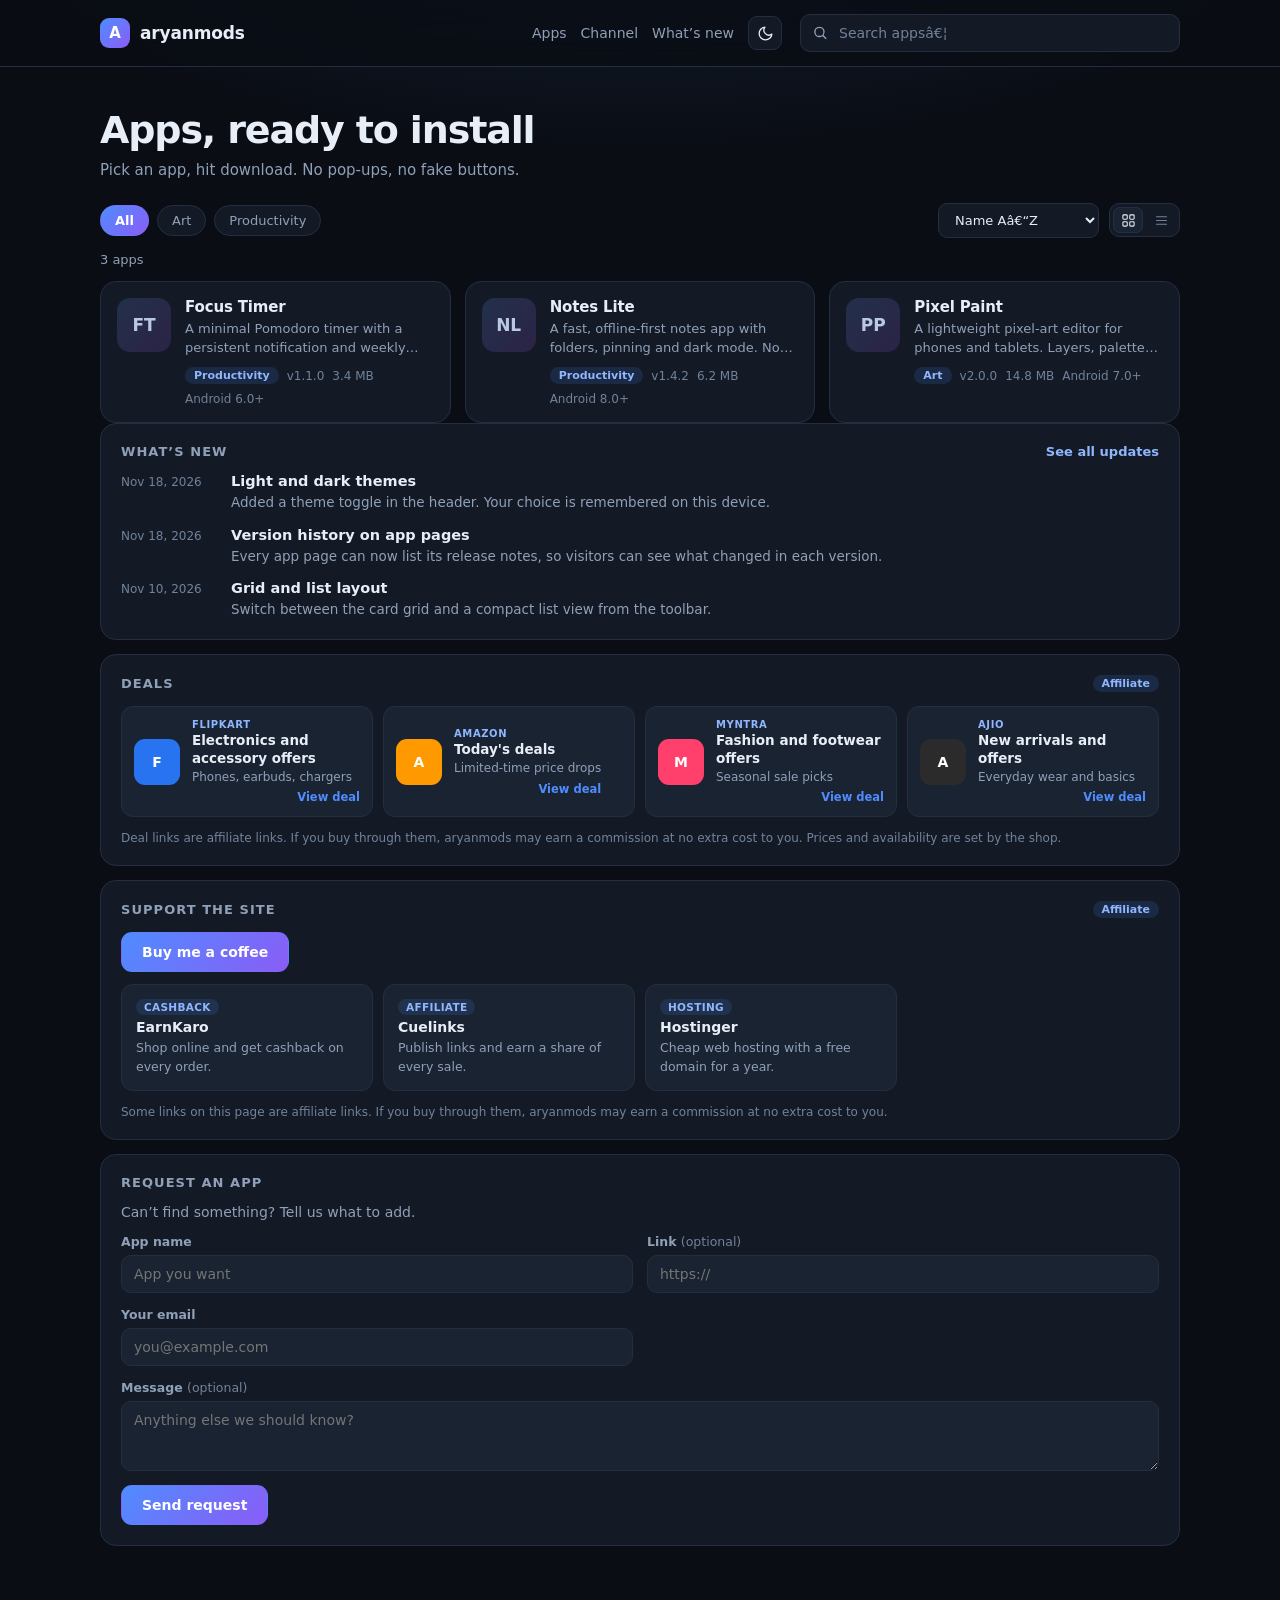
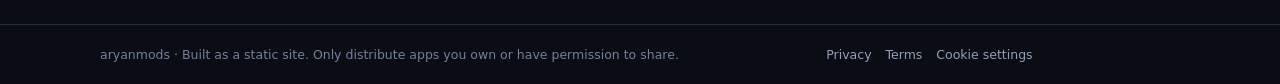
<file: index.html>
<!doctype html>
<html lang="en" data-theme="dark">
<head>
<meta charset="utf-8">
<meta name="viewport" content="width=device-width, initial-scale=1">
<title>aryanmods â€” App Downloads</title>
<meta name="description" content="Browse and download Android apps from aryanmods.">
<meta property="og:title" content="aryanmods â€” App Downloads">
<meta property="og:description" content="Browse and download Android apps from aryanmods.">
<meta property="og:type" content="website">
<meta name="theme-color" content="#0a0d14">
<link rel="icon" href="assets/favicon.svg" type="image/svg+xml">
<script src="data/site.js"></script>
<script>
  (function () {
    try {
      var t = localStorage.getItem('av-theme');
      if (t) document.documentElement.dataset.theme = t;
    } catch (e) {}
  })();
</script>
<link rel="stylesheet" href="assets/style.css">
</head>
<body>

<header class="site-header">
  <div class="wrap header-inner">
    <a class="brand" href="index.html">
      <span class="brand-mark" data-site-mark>A</span>
      <span data-site-name>aryanmods</span>
    </a>

    <nav class="header-nav">
      <a href="index.html">Apps</a>
      <a href="channel.html">Channel</a>
      <a href="changelog.html">What&rsquo;s new</a>
      <button id="themeToggle" class="icon-btn" type="button" aria-label="Toggle light and dark theme" title="Toggle theme">
        <svg class="i-moon" viewBox="0 0 24 24" aria-hidden="true"><path d="M21 12.8A9 9 0 1 1 11.2 3a7 7 0 0 0 9.8 9.8Z"/></svg>
        <svg class="i-sun" viewBox="0 0 24 24" aria-hidden="true"><path d="M12 17a5 5 0 1 0 0-10 5 5 0 0 0 0 10Zm0-13v2m0 12v2M4 12H2m20 0h-2M5.6 5.6 4.2 4.2m15.6 15.6-1.4-1.4m0-12.8 1.4-1.4M4.2 19.8l1.4-1.4"/></svg>
      </button>
    </nav>

    <div class="search-wrap">
      <svg viewBox="0 0 24 24" aria-hidden="true"><path d="M10.5 3a7.5 7.5 0 0 1 5.9 12.1l4.3 4.3-1.4 1.4-4.3-4.3A7.5 7.5 0 1 1 10.5 3Zm0 2a5.5 5.5 0 1 0 0 11 5.5 5.5 0 0 0 0-11Z"/></svg>
      <input id="search" type="search" placeholder="Search appsâ€¦" autocomplete="off" aria-label="Search apps">
    </div>
  </div>
</header>

<main class="wrap">
  <section class="hero">
    <h1 data-site-hero-title>Apps, ready to install</h1>
    <p data-site-hero-subtitle>Pick an app, hit download. No pop-ups, no fake buttons.</p>
  </section>

  <div class="toolbar">
    <div id="chips" class="chips" role="group" aria-label="Filter by category"></div>
    <div class="toolbar-right">
      <select id="sort" class="sort" aria-label="Sort apps">
        <option value="name">Name Aâ€“Z</option>
        <option value="updated">Recently updated</option>
      </select>
      <div class="view-toggle" role="group" aria-label="Layout">
        <button type="button" class="vt-btn is-active" data-view="grid" title="Grid view" aria-label="Grid view">
          <svg viewBox="0 0 24 24" aria-hidden="true"><rect x="3" y="3" width="7" height="7" rx="1.5"/><rect x="14" y="3" width="7" height="7" rx="1.5"/><rect x="3" y="14" width="7" height="7" rx="1.5"/><rect x="14" y="14" width="7" height="7" rx="1.5"/></svg>
        </button>
        <button type="button" class="vt-btn" data-view="list" title="List view" aria-label="List view">
          <svg viewBox="0 0 24 24" aria-hidden="true"><path d="M4 6h16M4 12h16M4 18h16"/></svg>
        </button>
      </div>
    </div>
  </div>

  <p id="count" class="count"></p>
  <div id="grid" class="grid"></div>

  <div id="empty" class="empty" hidden>
    <h2>Nothing here</h2>
    <p>Try a different search or category.</p>
  </div>

  <section class="panel updates-panel">
    <div class="panel-head">
      <h2>What&rsquo;s new</h2>
      <a class="link" href="changelog.html">See all updates</a>
    </div>
    <ul id="latestUpdates" class="updates"></ul>
  </section>

  <section class="panel" id="deals" hidden>
    <div class="panel-head">
      <h2 id="dealsTitle">Deals</h2>
      <span class="pill">Affiliate</span>
    </div>
    <div id="dealsGrid" class="deals"></div>
    <p id="dealsDisclosure" class="fineprint" hidden></p>
  </section>

  <section class="panel" id="telegram" hidden>
    <div class="panel-head">
      <h2>New apps on Telegram</h2>
      <span class="pill">Channel</span>
    </div>
    <p class="muted">Releases are posted to the channel first. No spam, no re-uploads.</p>
    <p class="tg-actions">
      <a class="btn btn-primary" data-telegram-link href="#" target="_blank" rel="noopener noreferrer">Join on Telegram</a>
    </p>
  </section>

  <aside class="ad-slot" data-ad-slot="homeFeed" aria-label="Advertisement" hidden>
    <span class="ad-label">Advertisement</span>
    <div class="ad-body"></div>
  </aside>

  <section class="panel" id="support">
    <div class="panel-head">
      <h2>Support the site</h2>
      <span class="pill" id="offerBadge" hidden>Affiliate</span>
    </div>
    <div id="supportButtons" class="downloads"></div>
    <div id="offerGrid" class="offers"></div>
    <p id="offerDisclosure" class="fineprint" hidden></p>
  </section>

  <section class="panel" id="request">
    <h2>Request an app</h2>
    <p class="muted">Can&rsquo;t find something? Tell us what to add.</p>
    <form id="requestForm" class="form-grid" novalidate>
      <div class="field">
        <label for="reqName">App name</label>
        <input id="reqName" name="name" type="text" placeholder="App you want" required>
      </div>
      <div class="field">
        <label for="reqLink">Link <span class="opt">(optional)</span></label>
        <input id="reqLink" name="link" type="url" placeholder="https://">
      </div>
      <div class="field">
        <label for="reqEmail">Your email</label>
        <input id="reqEmail" name="email" type="email" placeholder="you@example.com" required>
      </div>
      <div class="field field-wide">
        <label for="reqMessage">Message <span class="opt">(optional)</span></label>
        <textarea id="reqMessage" name="message" rows="3" placeholder="Anything else we should know?"></textarea>
      </div>
      <div class="field field-wide form-actions">
        <button class="btn btn-primary" type="submit">Send request</button>
        <span id="requestStatus" class="status" role="status"></span>
      </div>
    </form>
  </section>
</main>

<footer class="site-footer">
  <div class="wrap footer-inner">
    <p data-site-footer>aryanmods Â· Built as a static site.</p>
    <nav class="footer-links">
      <a href="privacy.html">Privacy</a>
      <a href="terms.html">Terms</a>
      <button type="button" data-cookie-settings>Cookie settings</button>
    </nav>
    <nav id="socials" class="socials"></nav>
  </div>
</footer>

<script src="data/apps.js"></script>
<script src="data/updates.js"></script>
<script src="data/affiliates.js"></script>
<script src="data/deals.js"></script>
<script src="data/ads.config.js"></script>
<script src="assets/consent.js"></script>
<script src="assets/ads.js"></script>
<script src="assets/app.js"></script>
</body>
</html>
</file>
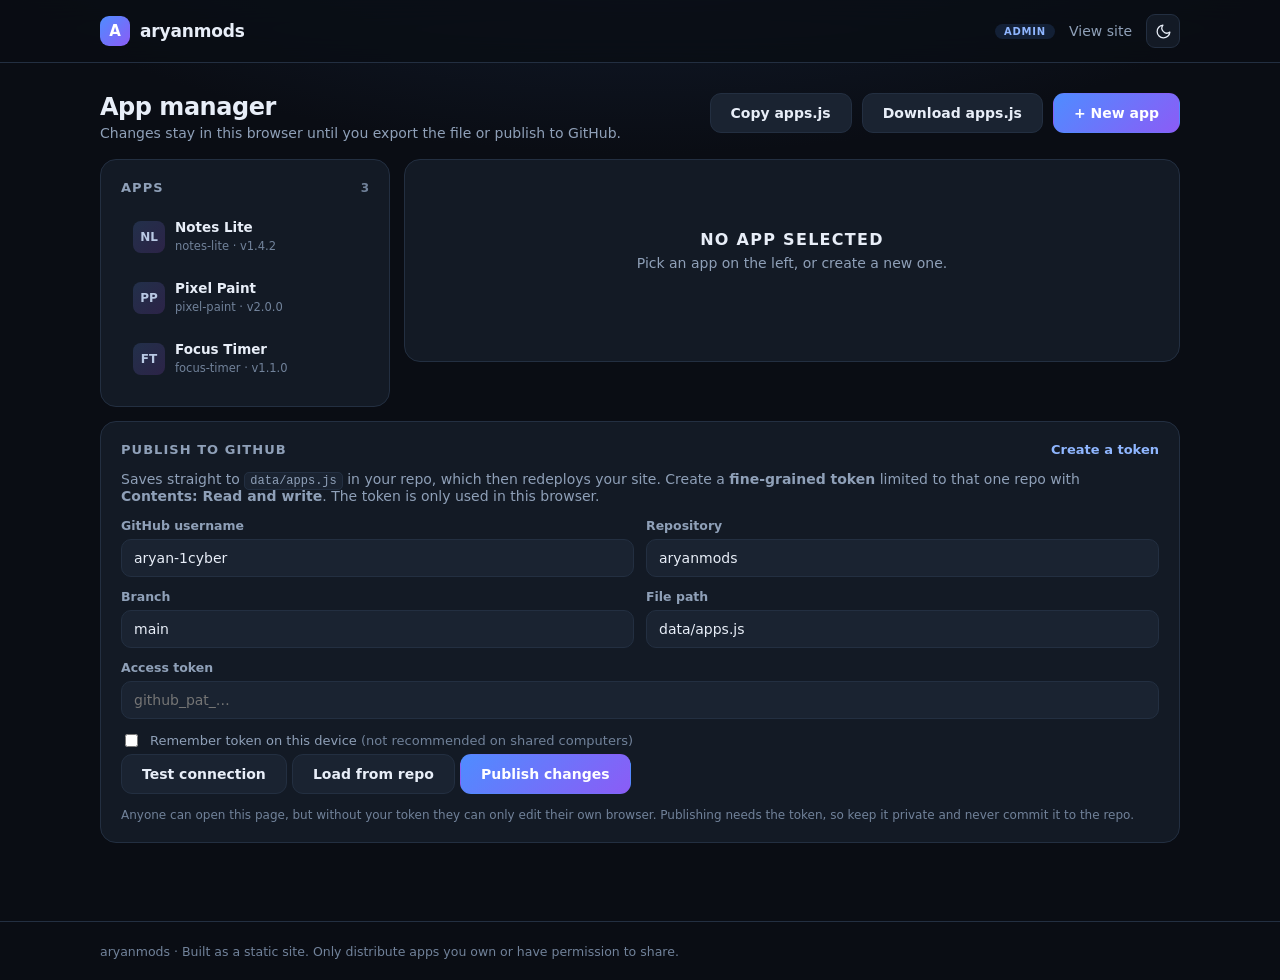
<file: admin.html>
<!doctype html>
<html lang="en" data-theme="dark">
<head>
<meta charset="utf-8">
<meta name="viewport" content="width=device-width, initial-scale=1">
<meta name="robots" content="noindex, nofollow">
<title>Admin — aryanmods</title>
<link rel="icon" href="assets/favicon.svg" type="image/svg+xml">
<script src="data/site.js"></script>
<script>
  (function () {
    try {
      var t = localStorage.getItem('av-theme');
      if (t) document.documentElement.dataset.theme = t;
    } catch (e) {}
  })();
</script>
<link rel="stylesheet" href="assets/style.css">
<link rel="stylesheet" href="assets/admin.css">
</head>
<body>

<header class="site-header">
  <div class="wrap header-inner">
    <a class="brand" href="index.html">
      <span class="brand-mark" data-site-mark>A</span>
      <span data-site-name>aryanmods</span>
    </a>
    <nav class="header-nav">
      <span class="pill admin-pill">Admin</span>
      <a href="index.html">View site</a>
      <button id="themeToggle" class="icon-btn" type="button" aria-label="Toggle light and dark theme" title="Toggle theme">
        <svg class="i-moon" viewBox="0 0 24 24" aria-hidden="true"><path d="M21 12.8A9 9 0 1 1 11.2 3a7 7 0 0 0 9.8 9.8Z"/></svg>
        <svg class="i-sun" viewBox="0 0 24 24" aria-hidden="true"><path d="M12 17a5 5 0 1 0 0-10 5 5 0 0 0 0 10Zm0-13v2m0 12v2M4 12H2m20 0h-2M5.6 5.6 4.2 4.2m15.6 15.6-1.4-1.4m0-12.8 1.4-1.4M4.2 19.8l1.4-1.4"/></svg>
      </button>
    </nav>
  </div>
</header>

<main class="wrap admin-main">
  <div class="admin-head">
    <div>
      <h1>App manager</h1>
      <p class="muted">Changes stay in this browser until you export the file or publish to GitHub.</p>
    </div>
    <div class="admin-actions">
      <button class="btn" id="copyBtn" type="button">Copy apps.js</button>
      <button class="btn" id="downloadBtn" type="button">Download apps.js</button>
      <button class="btn btn-primary" id="newBtn" type="button">+ New app</button>
    </div>
  </div>

  <p id="draftNote" class="draft-note" hidden>
    Restored unpublished changes from this browser.
    <button class="link-btn" id="resetDraft" type="button">Reset to site data</button>
  </p>

  <div class="admin-grid">
    <aside class="panel admin-list">
      <h2>Apps <span id="appCount" class="dim-note"></span></h2>
      <ul id="adminApps" class="admin-items"></ul>
    </aside>

    <section class="panel">
      <div id="editorEmpty" class="empty small">
        <h2>No app selected</h2>
        <p>Pick an app on the left, or create a new one.</p>
      </div>

      <form id="appForm" hidden>
        <div class="form-grid">
          <div class="field">
            <label for="fName">Name</label>
            <input id="fName" name="name" type="text" placeholder="My App" required>
          </div>
          <div class="field">
            <label for="fId">ID <span class="opt">(URL slug)</span></label>
            <input id="fId" name="id" type="text" placeholder="my-app" spellcheck="false" required>
          </div>
          <div class="field">
            <label for="fCategory">Category</label>
            <input id="fCategory" name="category" type="text" list="catList" placeholder="Tools">
            <datalist id="catList"></datalist>
          </div>
          <div class="field">
            <label for="fVersion">Version</label>
            <input id="fVersion" name="version" type="text" placeholder="1.0.0">
          </div>
          <div class="field">
            <label for="fSize">Size</label>
            <input id="fSize" name="size" type="text" placeholder="12 MB">
          </div>
          <div class="field">
            <label for="fUpdated">Updated</label>
            <input id="fUpdated" name="updated" type="date">
          </div>
          <div class="field">
            <label for="fDeveloper">Developer</label>
            <input id="fDeveloper" name="developer" type="text" placeholder="aryanmods">
          </div>
          <div class="field">
            <label for="fRequires">Requires</label>
            <input id="fRequires" name="requires" type="text" placeholder="Android 8.0+">
          </div>
          <div class="field field-wide">
            <label for="fIcon">Icon path <span class="opt">(leave empty for initials)</span></label>
            <input id="fIcon" name="icon" type="text" placeholder="icons/my-app.png" spellcheck="false">
          </div>
          <div class="field field-wide">
            <label for="fDescription">Description</label>
            <textarea id="fDescription" name="description" rows="3" placeholder="What the app does."></textarea>
          </div>
          <div class="field field-wide">
            <label for="fScreenshots">Screenshots <span class="opt">(one path per line)</span></label>
            <textarea id="fScreenshots" name="screenshots" rows="2" placeholder="shots/1.png&#10;shots/2.png" spellcheck="false"></textarea>
          </div>
        </div>

        <h3 class="sub">Download links</h3>
        <div id="downloadsList" class="repeat-list"></div>
        <button class="btn btn-sm" id="addDownload" type="button">+ Add link</button>

        <h3 class="sub">Version history</h3>
        <div id="releasesList" class="repeat-list"></div>
        <button class="btn btn-sm" id="addRelease" type="button">+ Add release</button>

        <div class="form-actions">
          <button class="btn btn-primary" type="submit">Save app</button>
          <button class="btn" id="duplicateBtn" type="button">Duplicate</button>
          <button class="btn btn-danger" id="deleteBtn" type="button">Delete</button>
          <span id="formStatus" class="status" role="status"></span>
        </div>
      </form>
    </section>
  </div>

  <section class="panel" id="publish">
    <div class="panel-head">
      <h2>Publish to GitHub</h2>
      <a class="link" href="https://github.com/settings/personal-access-tokens/new" target="_blank" rel="noopener noreferrer">Create a token</a>
    </div>

    <p class="muted">
      Saves straight to <code>data/apps.js</code> in your repo, which then redeploys your site.
      Create a <strong>fine-grained token</strong> limited to that one repo with
      <strong>Contents: Read and write</strong>. The token is only used in this browser.
    </p>

    <div class="gh-grid">
      <div class="field">
        <label for="ghOwner">GitHub username</label>
        <input id="ghOwner" type="text" placeholder="yourname" value="aryan-1cyber" spellcheck="false">
      </div>
      <div class="field">
        <label for="ghRepo">Repository</label>
        <input id="ghRepo" type="text" placeholder="apk-site" value="aryanmods" spellcheck="false">
      </div>
      <div class="field">
        <label for="ghBranch">Branch</label>
        <input id="ghBranch" type="text" value="main" spellcheck="false">
      </div>
      <div class="field">
        <label for="ghPath">File path</label>
        <input id="ghPath" type="text" value="data/apps.js" spellcheck="false">
      </div>
      <div class="field field-wide">
        <label for="ghToken">Access token</label>
        <input id="ghToken" type="password" placeholder="github_pat_…" autocomplete="off">
      </div>
    </div>

    <label class="check-row">
      <input id="ghRemember" type="checkbox">
      <span>Remember token on this device <span class="opt">(not recommended on shared computers)</span></span>
    </label>

    <div class="form-actions">
      <button class="btn" id="ghTest" type="button">Test connection</button>
      <button class="btn" id="ghLoad" type="button">Load from repo</button>
      <button class="btn btn-primary" id="ghPublish" type="button">Publish changes</button>
      <span id="ghStatus" class="status" role="status"></span>
    </div>

    <p class="fineprint">
      Anyone can open this page, but without your token they can only edit their own browser.
      Publishing needs the token, so keep it private and never commit it to the repo.
    </p>
  </section>
</main>

<footer class="site-footer">
  <div class="wrap footer-inner">
    <p data-site-footer>aryanmods · Built as a static site.</p>
  </div>
</footer>

<script src="data/apps.js"></script>
<script src="assets/admin.js"></script>
</body>
</html>
</file>
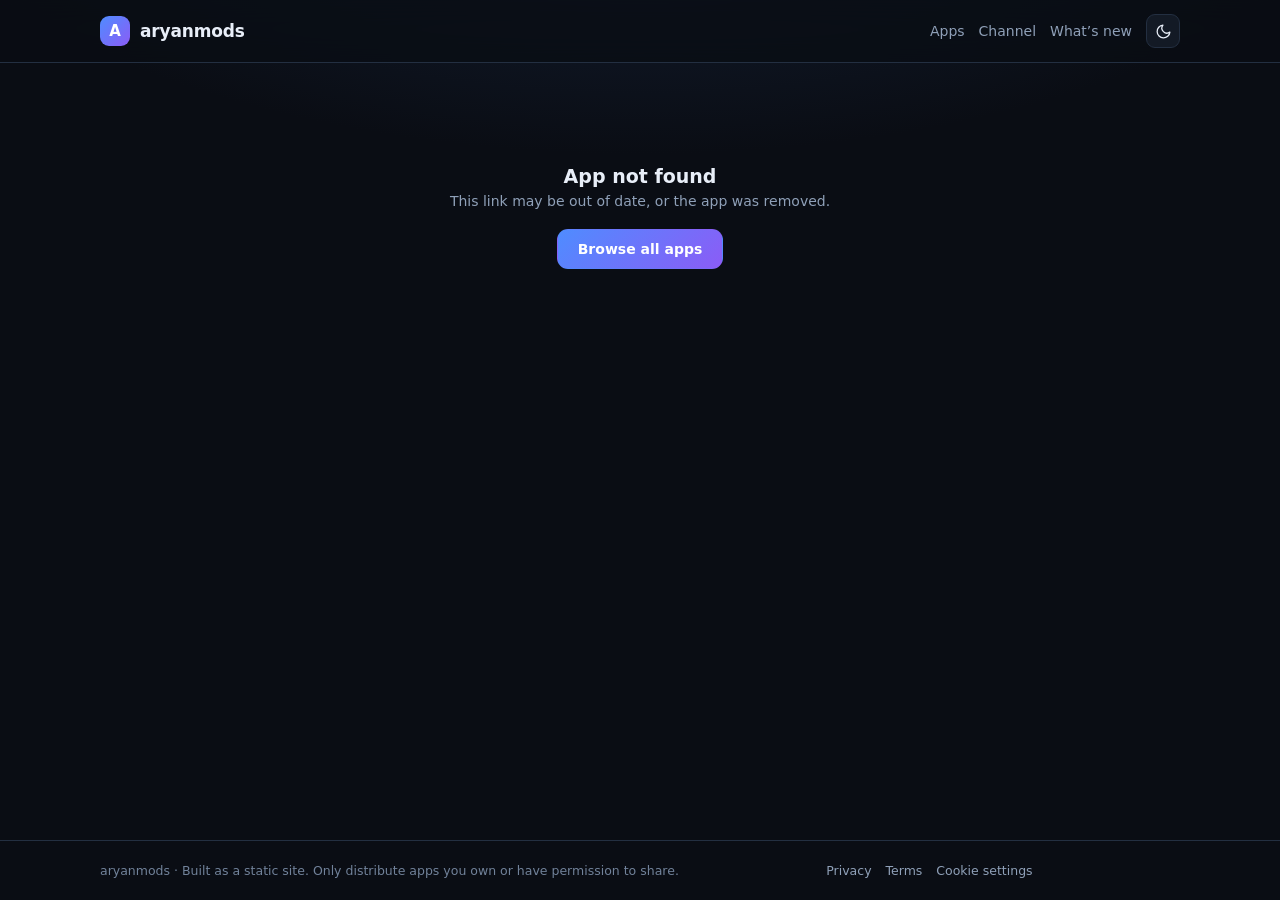
<file: app.html>
<!doctype html>
<html lang="en" data-theme="dark">
<head>
<meta charset="utf-8">
<meta name="viewport" content="width=device-width, initial-scale=1">
<title>App â€” aryanmods</title>
<meta name="description" content="App details and download from aryanmods.">
<meta property="og:type" content="website">
<meta name="theme-color" content="#0a0d14">
<link rel="icon" href="assets/favicon.svg" type="image/svg+xml">
<script src="data/site.js"></script>
<script>
  (function () {
    try {
      var t = localStorage.getItem('av-theme');
      if (t) document.documentElement.dataset.theme = t;
    } catch (e) {}
  })();
</script>
<link rel="stylesheet" href="assets/style.css">
</head>
<body>

<header class="site-header">
  <div class="wrap header-inner">
    <a class="brand" href="index.html">
      <span class="brand-mark" data-site-mark>A</span>
      <span data-site-name>aryanmods</span>
    </a>

    <nav class="header-nav">
      <a href="index.html">Apps</a>
      <a href="channel.html">Channel</a>
      <a href="changelog.html">What&rsquo;s new</a>
      <button id="themeToggle" class="icon-btn" type="button" aria-label="Toggle light and dark theme" title="Toggle theme">
        <svg class="i-moon" viewBox="0 0 24 24" aria-hidden="true"><path d="M21 12.8A9 9 0 1 1 11.2 3a7 7 0 0 0 9.8 9.8Z"/></svg>
        <svg class="i-sun" viewBox="0 0 24 24" aria-hidden="true"><path d="M12 17a5 5 0 1 0 0-10 5 5 0 0 0 0 10Zm0-13v2m0 12v2M4 12H2m20 0h-2M5.6 5.6 4.2 4.2m15.6 15.6-1.4-1.4m0-12.8 1.4-1.4M4.2 19.8l1.4-1.4"/></svg>
      </button>
    </nav>
  </div>
</header>

<main class="wrap">
  <div id="detail" class="detail"></div>

  <p class="tg-hint" data-telegram-hint hidden>New versions are announced on our <a href="#">Telegram channel</a>.</p>

  <aside class="ad-slot" data-ad-slot="appDetail" aria-label="Advertisement" hidden>
    <span class="ad-label">Advertisement</span>
    <div class="ad-body"></div>
  </aside>
</main>

<footer class="site-footer">
  <div class="wrap footer-inner">
    <p data-site-footer>aryanmods Â· Built as a static site.</p>
    <nav class="footer-links">
      <a href="privacy.html">Privacy</a>
      <a href="terms.html">Terms</a>
      <button type="button" data-cookie-settings>Cookie settings</button>
    </nav>
    <nav id="socials" class="socials"></nav>
  </div>
</footer>

<script src="data/apps.js"></script>
<script src="data/updates.js"></script>
<script src="data/ads.config.js"></script>
<script src="assets/consent.js"></script>
<script src="assets/ads.js"></script>
<script src="assets/app.js"></script>
</body>
</html>
</file>
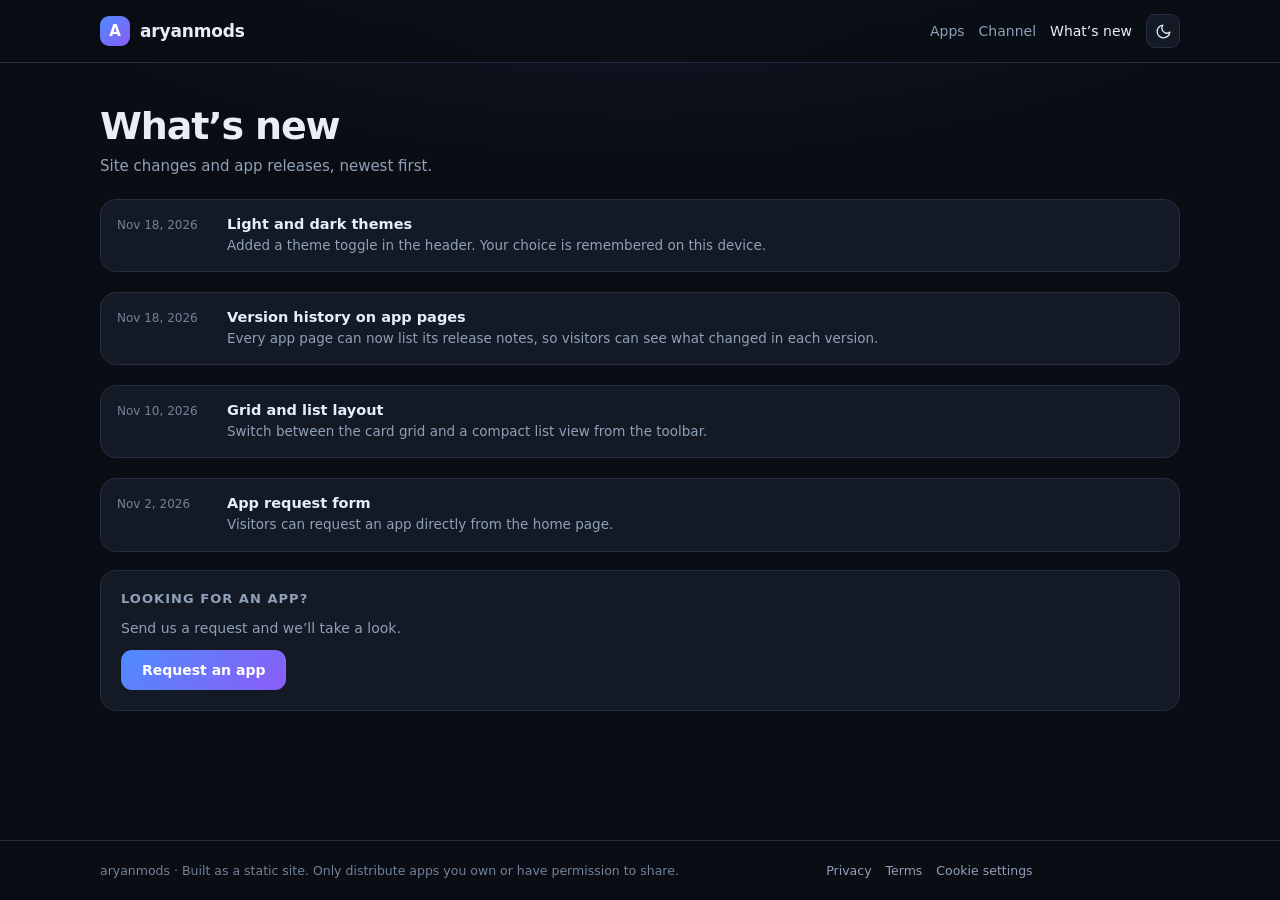
<file: changelog.html>
<!doctype html>
<html lang="en" data-theme="dark">
<head>
<meta charset="utf-8">
<meta name="viewport" content="width=device-width, initial-scale=1">
<title>What&rsquo;s new â€” aryanmods</title>
<meta name="description" content="Site and app updates from aryanmods.">
<meta property="og:type" content="website">
<meta name="theme-color" content="#0a0d14">
<link rel="icon" href="assets/favicon.svg" type="image/svg+xml">
<script src="data/site.js"></script>
<script>
  (function () {
    try {
      var t = localStorage.getItem('av-theme');
      if (t) document.documentElement.dataset.theme = t;
    } catch (e) {}
  })();
</script>
<link rel="stylesheet" href="assets/style.css">
</head>
<body>

<header class="site-header">
  <div class="wrap header-inner">
    <a class="brand" href="index.html">
      <span class="brand-mark" data-site-mark>A</span>
      <span data-site-name>aryanmods</span>
    </a>

    <nav class="header-nav">
      <a href="index.html">Apps</a>
      <a href="channel.html">Channel</a>
      <a href="changelog.html" class="is-current">What&rsquo;s new</a>
      <button id="themeToggle" class="icon-btn" type="button" aria-label="Toggle light and dark theme" title="Toggle theme">
        <svg class="i-moon" viewBox="0 0 24 24" aria-hidden="true"><path d="M21 12.8A9 9 0 1 1 11.2 3a7 7 0 0 0 9.8 9.8Z"/></svg>
        <svg class="i-sun" viewBox="0 0 24 24" aria-hidden="true"><path d="M12 17a5 5 0 1 0 0-10 5 5 0 0 0 0 10Zm0-13v2m0 12v2M4 12H2m20 0h-2M5.6 5.6 4.2 4.2m15.6 15.6-1.4-1.4m0-12.8 1.4-1.4M4.2 19.8l1.4-1.4"/></svg>
      </button>
    </nav>
  </div>
</header>

<main class="wrap">
  <section class="hero">
    <h1>What&rsquo;s new</h1>
    <p>Site changes and app releases, newest first.</p>
  </section>

  <ul id="updatesList" class="updates updates-full"></ul>

  <aside class="ad-slot" data-ad-slot="changelog" aria-label="Advertisement" hidden>
    <span class="ad-label">Advertisement</span>
    <div class="ad-body"></div>
  </aside>

  <section class="panel">
    <h2>Looking for an app?</h2>
    <p class="muted">Send us a request and we&rsquo;ll take a look.</p>
    <a class="btn btn-primary" href="index.html#request">Request an app</a>
  </section>
</main>

<footer class="site-footer">
  <div class="wrap footer-inner">
    <p data-site-footer>aryanmods Â· Built as a static site.</p>
    <nav class="footer-links">
      <a href="privacy.html">Privacy</a>
      <a href="terms.html">Terms</a>
      <button type="button" data-cookie-settings>Cookie settings</button>
    </nav>
    <nav id="socials" class="socials"></nav>
  </div>
</footer>

<script src="data/apps.js"></script>
<script src="data/updates.js"></script>
<script src="data/ads.config.js"></script>
<script src="assets/consent.js"></script>
<script src="assets/ads.js"></script>
<script src="assets/app.js"></script>
</body>
</html>
</file>
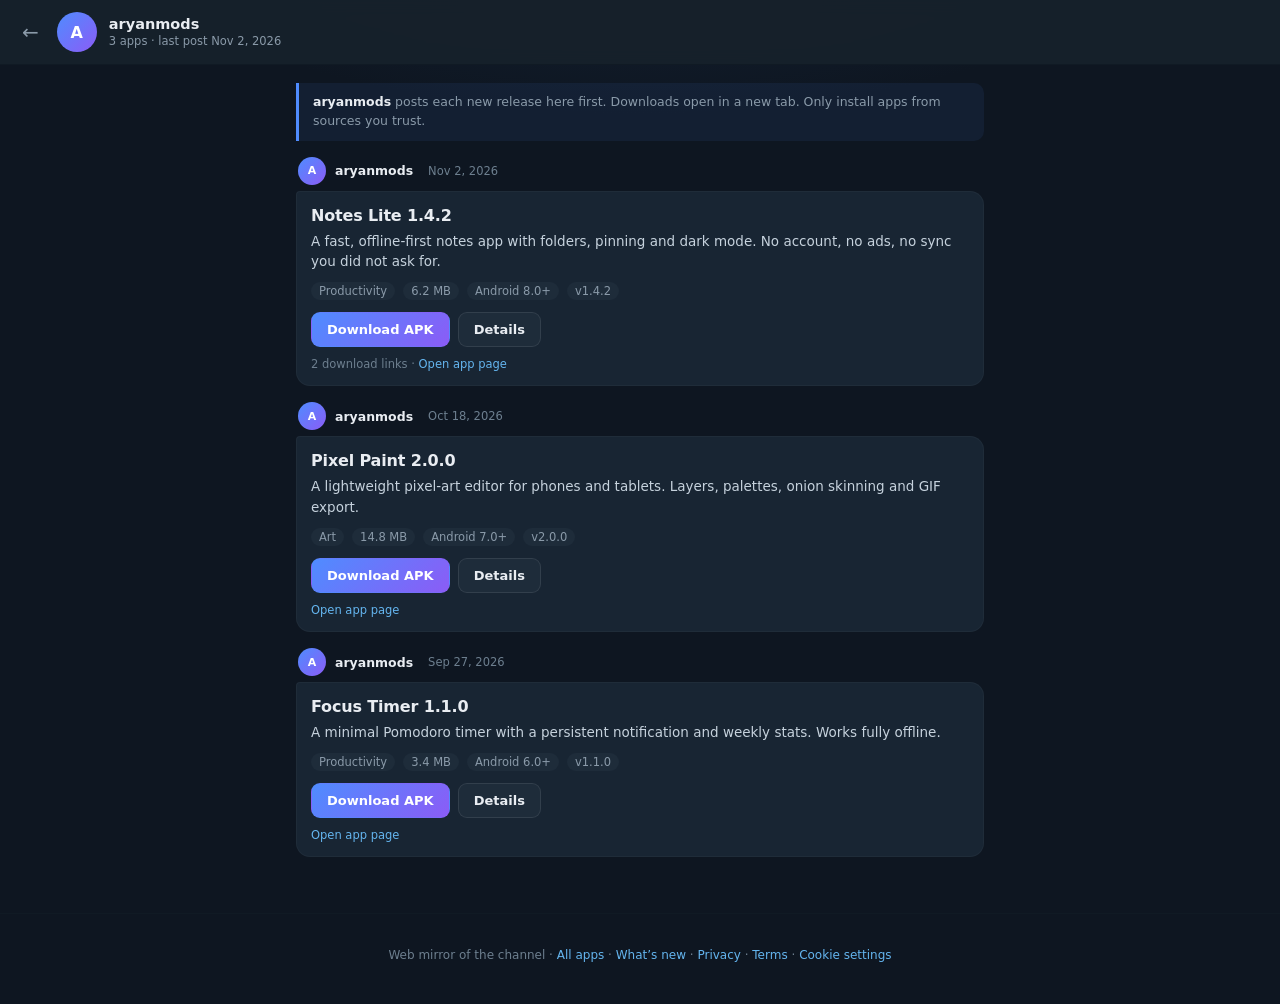
<file: channel.html>
<!doctype html>
<html lang="en" data-theme="dark">
<head>
<meta charset="utf-8">
<meta name="viewport" content="width=device-width, initial-scale=1">
<title>Channel — aryanmods</title>
<meta name="description" content="Every aryanmods app release, newest first.">
<meta property="og:title" content="aryanmods — channel">
<meta property="og:description" content="Every aryanmods app release, newest first.">
<meta property="og:type" content="website">
<meta name="theme-color" content="#17212b">
<link rel="icon" href="assets/favicon.svg" type="image/svg+xml">
<script src="data/site.js"></script>
<script src="data/ads.config.js"></script>
<link rel="stylesheet" href="assets/channel.css">
</head>
<body>

<header class="ch-top">
  <a class="ch-back" href="index.html" aria-label="Back to aryanmods">&larr;</a>
  <span class="ch-avatar" id="chAvatar">A</span>
  <span class="ch-id">
    <span class="ch-name" id="chName">aryanmods</span>
    <span class="ch-sub" id="chSub">channel</span>
  </span>
  <a class="ch-join" id="chJoin" href="#" target="_blank" rel="noopener noreferrer" hidden>Join</a>
</header>

<main class="feed">
  <p class="pinned" id="pinned">
    <strong>aryanmods</strong> posts each new release here first. Downloads open in a new tab.
  </p>

  <div id="feed"></div>

  <aside class="ad-slot" id="feedAd" data-ad-slot="channel" aria-label="Advertisement" hidden>
    <span class="ad-label">Advertisement</span>
    <div class="ad-body"></div>
  </aside>
</main>

<footer class="ch-footer">
  <p>
    Web mirror of the channel · <a href="index.html">All apps</a> ·
    <a href="changelog.html">What&rsquo;s new</a> ·
    <a href="privacy.html">Privacy</a> ·
    <a href="terms.html">Terms</a> ·
    <button type="button" class="link-btn" data-cookie-settings>Cookie settings</button>
  </p>
</footer>

<script src="data/apps.js"></script>
<script src="assets/consent.js"></script>
<script src="assets/ads.js"></script>
<script src="assets/channel.js"></script>
</body>
</html>
</file>
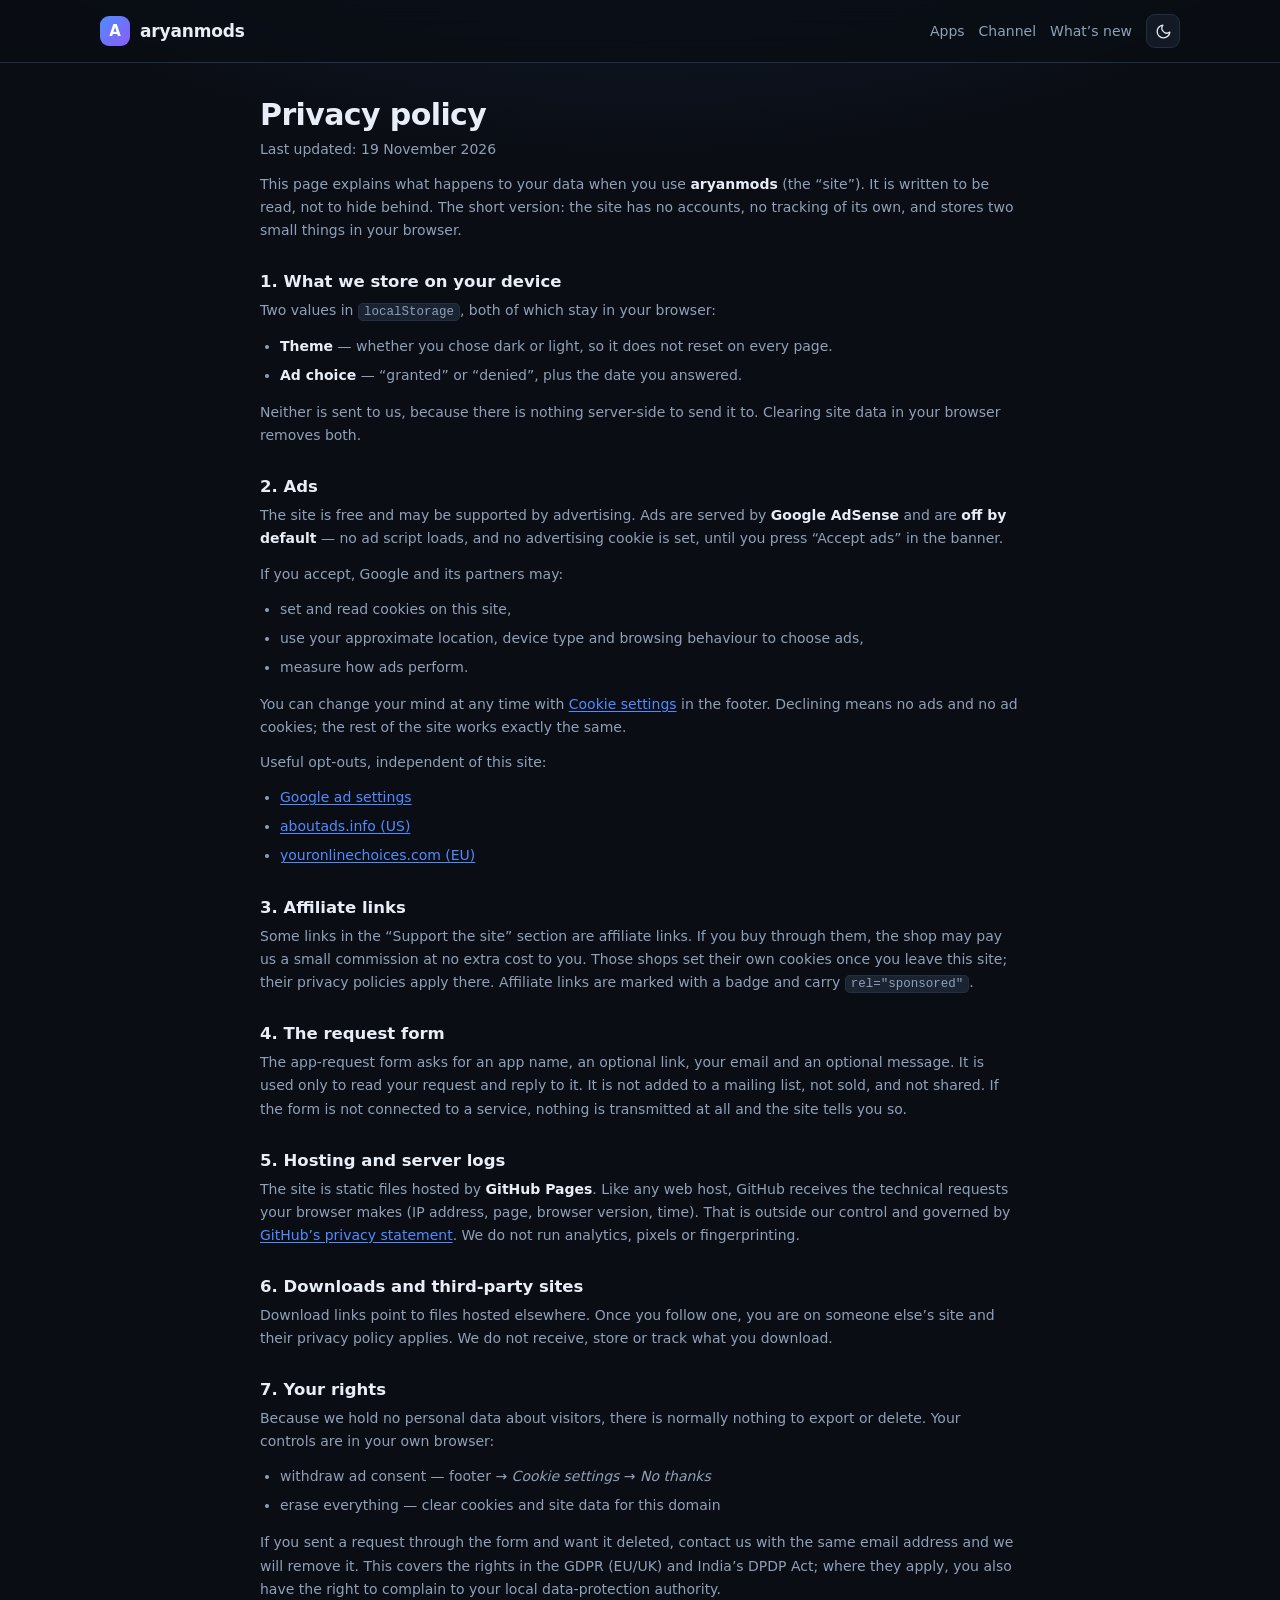
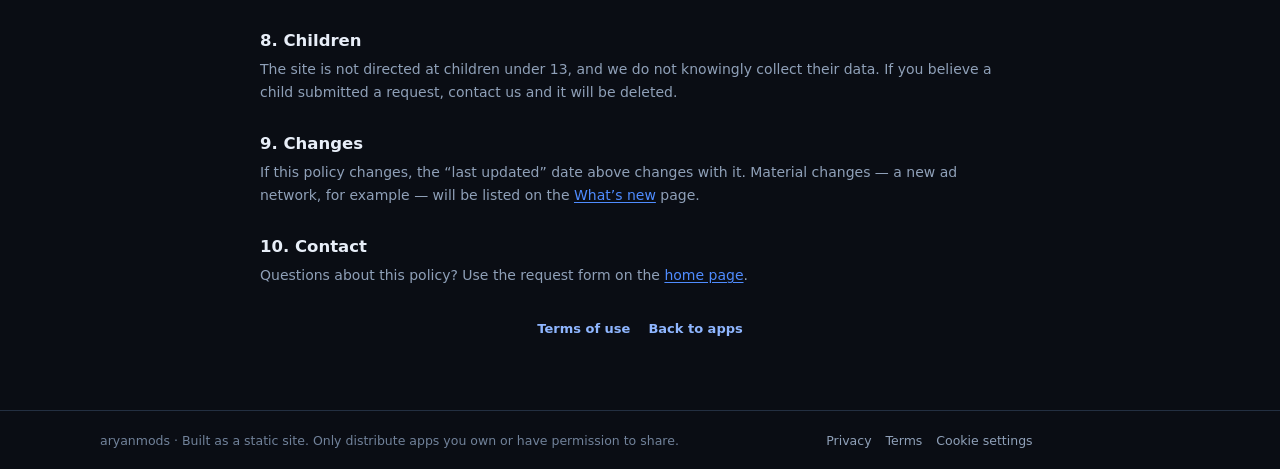
<file: privacy.html>
<!doctype html>
<html lang="en" data-theme="dark">
<head>
<meta charset="utf-8">
<meta name="viewport" content="width=device-width, initial-scale=1">
<title>Privacy â€” aryanmods</title>
<meta name="description" content="What aryanmods stores, what it does not, and how ads and affiliate links work.">
<meta name="robots" content="index, follow">
<meta name="theme-color" content="#0a0d14">
<link rel="icon" href="assets/favicon.svg" type="image/svg+xml">
<script src="data/site.js"></script>
<script src="data/ads.config.js"></script>
<script>
  (function () {
    try {
      var t = localStorage.getItem('av-theme');
      if (t) document.documentElement.dataset.theme = t;
    } catch (e) {}
  })();
</script>
<link rel="stylesheet" href="assets/style.css">
</head>
<body>

<header class="site-header">
  <div class="wrap header-inner">
    <a class="brand" href="index.html">
      <span class="brand-mark" data-site-mark>A</span>
      <span data-site-name>aryanmods</span>
    </a>

    <nav class="header-nav">
      <a href="index.html">Apps</a>
      <a href="channel.html">Channel</a>
      <a href="changelog.html">What&rsquo;s new</a>
      <button id="themeToggle" class="icon-btn" type="button" aria-label="Toggle light and dark theme" title="Toggle theme">
        <svg class="i-moon" viewBox="0 0 24 24" aria-hidden="true"><path d="M21 12.8A9 9 0 1 1 11.2 3a7 7 0 0 0 9.8 9.8Z"/></svg>
        <svg class="i-sun" viewBox="0 0 24 24" aria-hidden="true"><path d="M12 17a5 5 0 1 0 0-10 5 5 0 0 0 0 10Zm0-13v2m0 12v2M4 12H2m20 0h-2M5.6 5.6 4.2 4.2m15.6 15.6-1.4-1.4m0-12.8 1.4-1.4M4.2 19.8l1.4-1.4"/></svg>
      </button>
    </nav>
  </div>
</header>

<main class="wrap">
  <article class="policy">
    <h1>Privacy policy</h1>
    <p class="policy-date">Last updated: 19 November 2026</p>

    <p>
      This page explains what happens to your data when you use
      <strong data-site-name>aryanmods</strong> (the &ldquo;site&rdquo;). It is written to be
      read, not to hide behind. The short version: the site has no accounts, no
      tracking of its own, and stores two small things in your browser.
    </p>

    <h2>1. What we store on your device</h2>
    <p>Two values in <code>localStorage</code>, both of which stay in your browser:</p>
    <ul>
      <li><strong>Theme</strong> &mdash; whether you chose dark or light, so it does not reset on every page.</li>
      <li><strong>Ad choice</strong> &mdash; &ldquo;granted&rdquo; or &ldquo;denied&rdquo;, plus the date you answered.</li>
    </ul>
    <p>
      Neither is sent to us, because there is nothing server-side to send it to. Clearing
      site data in your browser removes both.
    </p>

    <h2>2. Ads</h2>
    <p>
      The site is free and may be supported by advertising. Ads are served by
      <strong>Google AdSense</strong> and are <strong>off by default</strong> &mdash; no ad
      script loads, and no advertising cookie is set, until you press
      &ldquo;Accept ads&rdquo; in the banner.
    </p>
    <p>If you accept, Google and its partners may:</p>
    <ul>
      <li>set and read cookies on this site,</li>
      <li>use your approximate location, device type and browsing behaviour to choose ads,</li>
      <li>measure how ads perform.</li>
    </ul>
    <p>
      You can change your mind at any time with <button type="button" class="link-btn" data-cookie-settings>Cookie settings</button>
      in the footer. Declining means no ads and no ad cookies; the rest of the site works
      exactly the same.
    </p>
    <p>Useful opt-outs, independent of this site:</p>
    <ul>
      <li><a href="https://www.google.com/settings/ads" target="_blank" rel="noopener noreferrer">Google ad settings</a></li>
      <li><a href="https://www.aboutads.info/choices/" target="_blank" rel="noopener noreferrer">aboutads.info (US)</a></li>
      <li><a href="https://www.youronlinechoices.com/" target="_blank" rel="noopener noreferrer">youronlinechoices.com (EU)</a></li>
    </ul>

    <h2>3. Affiliate links</h2>
    <p>
      Some links in the &ldquo;Support the site&rdquo; section are affiliate links. If you buy
      through them, the shop may pay us a small commission at no extra cost to you. Those
      shops set their own cookies once you leave this site; their privacy policies apply
      there. Affiliate links are marked with a badge and carry <code>rel="sponsored"</code>.
    </p>

    <h2>4. The request form</h2>
    <p>
      The app-request form asks for an app name, an optional link, your email and an
      optional message. It is used only to read your request and reply to it. It is not
      added to a mailing list, not sold, and not shared. If the form is not connected to a
      service, nothing is transmitted at all and the site tells you so.
    </p>

    <h2>5. Hosting and server logs</h2>
    <p>
      The site is static files hosted by <strong>GitHub Pages</strong>. Like any web host,
      GitHub receives the technical requests your browser makes (IP address, page, browser
      version, time). That is outside our control and governed by
      <a href="https://docs.github.com/en/site-policy/privacy-policies/github-general-privacy-statement" target="_blank" rel="noopener noreferrer">GitHub&rsquo;s privacy statement</a>.
      We do not run analytics, pixels or fingerprinting.
    </p>

    <h2>6. Downloads and third-party sites</h2>
    <p>
      Download links point to files hosted elsewhere. Once you follow one, you are on
      someone else&rsquo;s site and their privacy policy applies. We do not receive, store or
      track what you download.
    </p>

    <h2>7. Your rights</h2>
    <p>
      Because we hold no personal data about visitors, there is normally nothing to export
      or delete. Your controls are in your own browser:
    </p>
    <ul>
      <li>withdraw ad consent &mdash; footer &rarr; <em>Cookie settings</em> &rarr; <em>No thanks</em></li>
      <li>erase everything &mdash; clear cookies and site data for this domain</li>
    </ul>
    <p>
      If you sent a request through the form and want it deleted, contact us with the same
      email address and we will remove it. This covers the rights in the GDPR (EU/UK) and
      India&rsquo;s DPDP Act; where they apply, you also have the right to complain to your
      local data-protection authority.
    </p>

    <h2>8. Children</h2>
    <p>
      The site is not directed at children under 13, and we do not knowingly collect their
      data. If you believe a child submitted a request, contact us and it will be deleted.
    </p>

    <h2>9. Changes</h2>
    <p>
      If this policy changes, the &ldquo;last updated&rdquo; date above changes with it. Material
      changes &mdash; a new ad network, for example &mdash; will be listed on the
      <a href="changelog.html">What&rsquo;s new</a> page.
    </p>

    <h2>10. Contact</h2>
    <p class="muted" data-site-contact>
      Questions about this policy? Use the request form on the
      <a href="index.html#request">home page</a>.
    </p>
  </article>

  <p class="policy-nav">
    <a class="link" href="terms.html">Terms of use</a>
    <a class="link" href="index.html">Back to apps</a>
  </p>
</main>

<footer class="site-footer">
  <div class="wrap footer-inner">
    <p data-site-footer>aryanmods Â· Built as a static site.</p>
    <nav class="footer-links">
      <a href="privacy.html">Privacy</a>
      <a href="terms.html">Terms</a>
      <button type="button" data-cookie-settings>Cookie settings</button>
    </nav>
    <nav id="socials" class="socials"></nav>
  </div>
</footer>

<script src="data/apps.js"></script>
<script src="assets/consent.js"></script>
<script src="assets/ads.js"></script>
<script src="assets/app.js"></script>
</body>
</html>
</file>
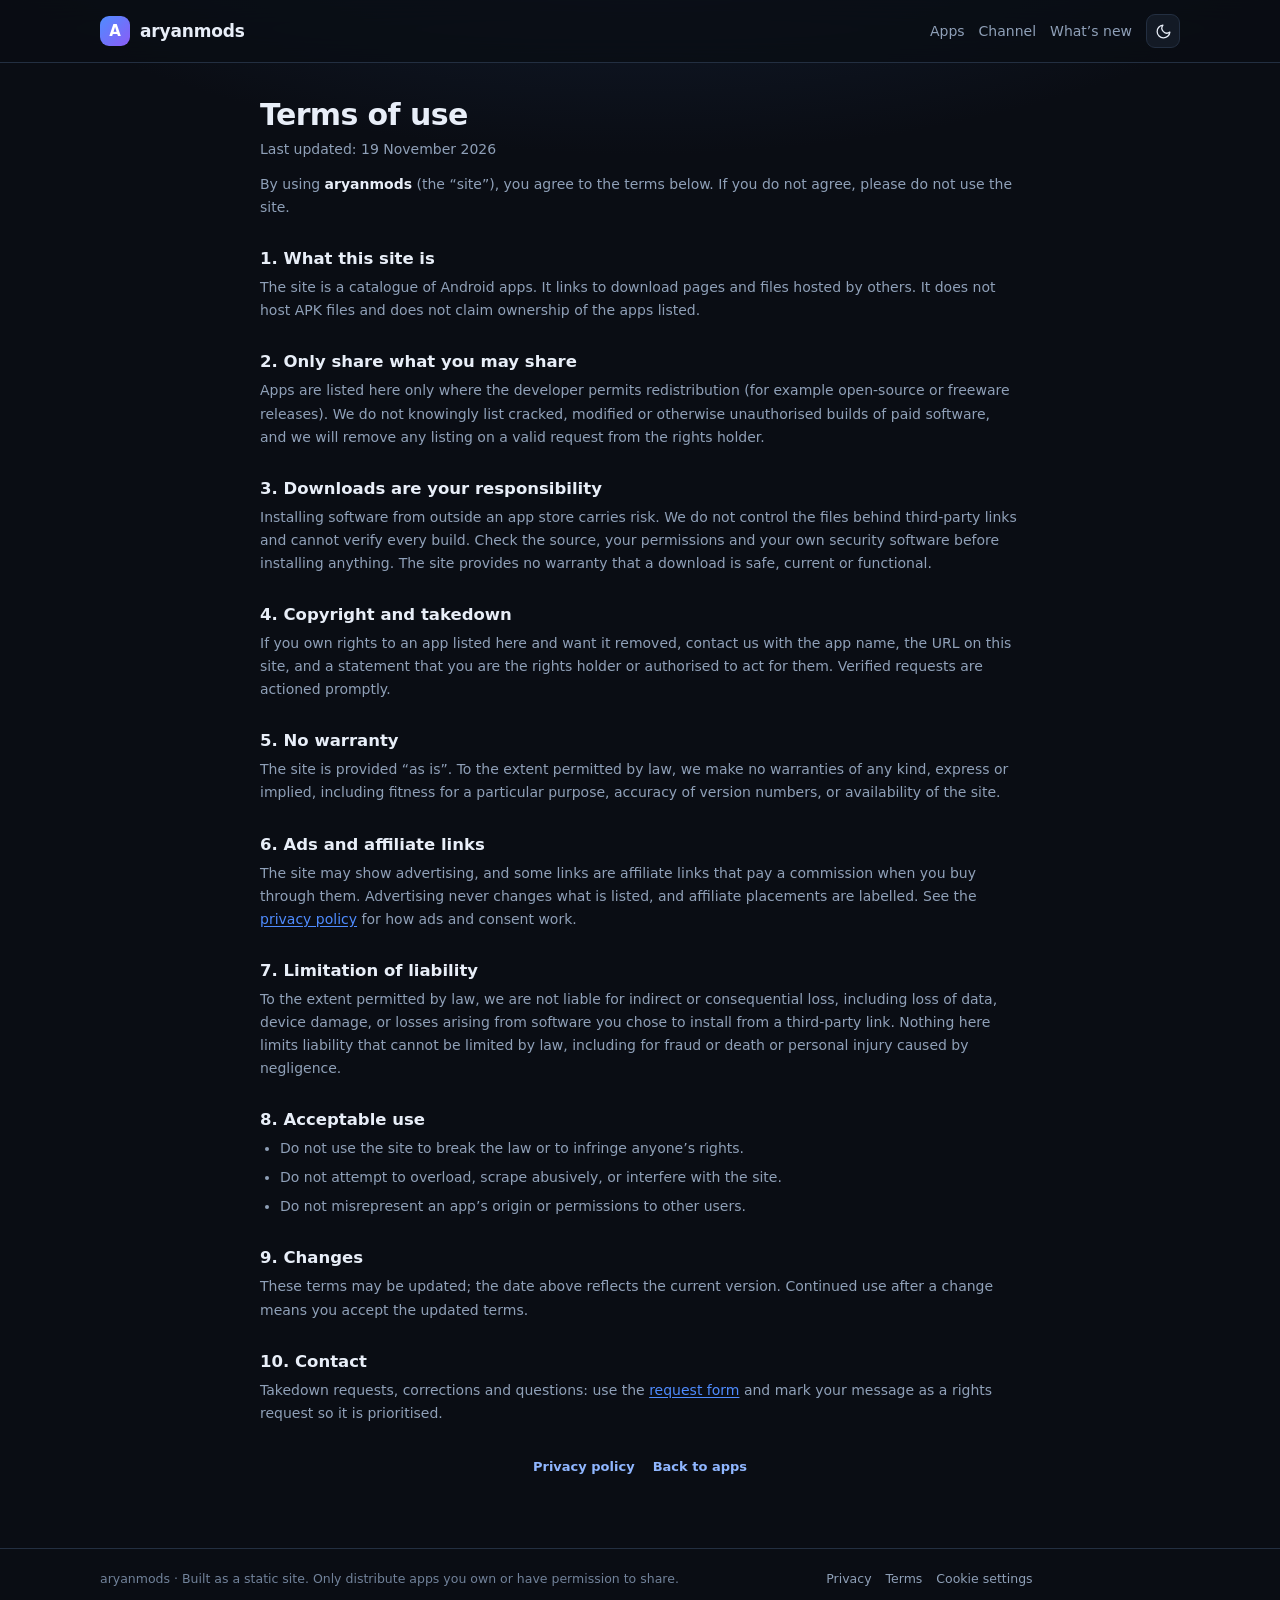
<file: terms.html>
<!doctype html>
<html lang="en" data-theme="dark">
<head>
<meta charset="utf-8">
<meta name="viewport" content="width=device-width, initial-scale=1">
<title>Terms â€” aryanmods</title>
<meta name="description" content="Terms of use for aryanmods: what the site is, what you agree to, and how takedown requests work.">
<meta name="robots" content="index, follow">
<meta name="theme-color" content="#0a0d14">
<link rel="icon" href="assets/favicon.svg" type="image/svg+xml">
<script src="data/site.js"></script>
<script src="data/ads.config.js"></script>
<script>
  (function () {
    try {
      var t = localStorage.getItem('av-theme');
      if (t) document.documentElement.dataset.theme = t;
    } catch (e) {}
  })();
</script>
<link rel="stylesheet" href="assets/style.css">
</head>
<body>

<header class="site-header">
  <div class="wrap header-inner">
    <a class="brand" href="index.html">
      <span class="brand-mark" data-site-mark>A</span>
      <span data-site-name>aryanmods</span>
    </a>

    <nav class="header-nav">
      <a href="index.html">Apps</a>
      <a href="channel.html">Channel</a>
      <a href="changelog.html">What&rsquo;s new</a>
      <button id="themeToggle" class="icon-btn" type="button" aria-label="Toggle light and dark theme" title="Toggle theme">
        <svg class="i-moon" viewBox="0 0 24 24" aria-hidden="true"><path d="M21 12.8A9 9 0 1 1 11.2 3a7 7 0 0 0 9.8 9.8Z"/></svg>
        <svg class="i-sun" viewBox="0 0 24 24" aria-hidden="true"><path d="M12 17a5 5 0 1 0 0-10 5 5 0 0 0 0 10Zm0-13v2m0 12v2M4 12H2m20 0h-2M5.6 5.6 4.2 4.2m15.6 15.6-1.4-1.4m0-12.8 1.4-1.4M4.2 19.8l1.4-1.4"/></svg>
      </button>
    </nav>
  </div>
</header>

<main class="wrap">
  <article class="policy">
    <h1>Terms of use</h1>
    <p class="policy-date">Last updated: 19 November 2026</p>

    <p>By using <strong data-site-name>aryanmods</strong> (the &ldquo;site&rdquo;), you agree to
    the terms below. If you do not agree, please do not use the site.</p>

    <h2>1. What this site is</h2>
    <p>
      The site is a catalogue of Android apps. It links to download pages and files hosted
      by others. It does not host APK files and does not claim ownership of the apps listed.
    </p>

    <h2>2. Only share what you may share</h2>
    <p>
      Apps are listed here only where the developer permits redistribution (for example
      open-source or freeware releases). We do not knowingly list cracked, modified or
      otherwise unauthorised builds of paid software, and we will remove any listing on a
      valid request from the rights holder.
    </p>

    <h2>3. Downloads are your responsibility</h2>
    <p>
      Installing software from outside an app store carries risk. We do not control the
      files behind third-party links and cannot verify every build. Check the source,
      your permissions and your own security software before installing anything.
      The site provides no warranty that a download is safe, current or functional.
    </p>

    <h2>4. Copyright and takedown</h2>
    <p>
      If you own rights to an app listed here and want it removed, contact us with the app
      name, the URL on this site, and a statement that you are the rights holder or
      authorised to act for them. Verified requests are actioned promptly.
    </p>

    <h2>5. No warranty</h2>
    <p>
      The site is provided &ldquo;as is&rdquo;. To the extent permitted by law, we make no
      warranties of any kind, express or implied, including fitness for a particular purpose,
      accuracy of version numbers, or availability of the site.
    </p>

    <h2>6. Ads and affiliate links</h2>
    <p>
      The site may show advertising, and some links are affiliate links that pay a commission
      when you buy through them. Advertising never changes what is listed, and affiliate
      placements are labelled. See the <a href="privacy.html">privacy policy</a> for how ads
      and consent work.
    </p>

    <h2>7. Limitation of liability</h2>
    <p>
      To the extent permitted by law, we are not liable for indirect or consequential loss,
      including loss of data, device damage, or losses arising from software you chose to
      install from a third-party link. Nothing here limits liability that cannot be limited
      by law, including for fraud or death or personal injury caused by negligence.
    </p>

    <h2>8. Acceptable use</h2>
    <ul>
      <li>Do not use the site to break the law or to infringe anyone&rsquo;s rights.</li>
      <li>Do not attempt to overload, scrape abusively, or interfere with the site.</li>
      <li>Do not misrepresent an app&rsquo;s origin or permissions to other users.</li>
    </ul>

    <h2>9. Changes</h2>
    <p>
      These terms may be updated; the date above reflects the current version. Continued use
      after a change means you accept the updated terms.
    </p>

    <h2>10. Contact</h2>
    <p class="muted">
      Takedown requests, corrections and questions: use the
      <a href="index.html#request">request form</a> and mark your message as a rights
      request so it is prioritised.
    </p>
  </article>

  <p class="policy-nav">
    <a class="link" href="privacy.html">Privacy policy</a>
    <a class="link" href="index.html">Back to apps</a>
  </p>
</main>

<footer class="site-footer">
  <div class="wrap footer-inner">
    <p data-site-footer>aryanmods Â· Built as a static site.</p>
    <nav class="footer-links">
      <a href="privacy.html">Privacy</a>
      <a href="terms.html">Terms</a>
      <button type="button" data-cookie-settings>Cookie settings</button>
    </nav>
    <nav id="socials" class="socials"></nav>
  </div>
</footer>

<script src="data/apps.js"></script>
<script src="assets/consent.js"></script>
<script src="assets/ads.js"></script>
<script src="assets/app.js"></script>
</body>
</html>
</file>
<file: assets/style.css>
/* aryanmods — theme, layout and components. Dark and light both supported. */

:root {
  --bg: #0a0d14;
  --surface: #131a25;
  --surface-2: #1a2331;
  --border: #232f41;
  --text: #e8eef8;
  --muted: #8fa0b8;
  --dim: #71829a;
  --pill-bg: rgba(79, 140, 255, 0.14);
  --pill-text: #8fb6ff;
  --icon-a: #22304a;
  --icon-b: #2c2347;
  --icon-text: #b9c9e4;
  --accent: #4f8cff;
  --accent-2: #8b5cf6;
  --shadow: 0 10px 30px rgba(0, 0, 0, 0.35);
  --radius: 16px;
  --maxw: 1080px;
}

[data-theme="light"] {
  --bg: #f4f6fb;
  --surface: #ffffff;
  --surface-2: #f1f4f9;
  --border: #e1e7f0;
  --text: #101725;
  --muted: #5d6b80;
  --dim: #7a879b;
  --pill-bg: rgba(79, 140, 255, 0.12);
  --pill-text: #2f6fe0;
  --icon-a: #dce5f7;
  --icon-b: #e7dcf7;
  --icon-text: #47587c;
  --shadow: 0 8px 24px rgba(16, 24, 40, 0.08);
}

* { box-sizing: border-box; }

html, body { margin: 0; }

body {
  min-height: 100vh;
  display: flex;
  flex-direction: column;
  background:
    radial-gradient(1100px 520px at 50% -220px, #17263f 0%, transparent 72%),
    var(--bg);
  color: var(--text);
  font-family: ui-sans-serif, system-ui, -apple-system, "Segoe UI", Roboto, Inter, sans-serif;
  -webkit-font-smoothing: antialiased;
  transition: background-color 0.2s ease, color 0.2s ease;
}

[data-theme="light"] body {
  background:
    radial-gradient(1100px 520px at 50% -220px, #dfe8ff 0%, transparent 72%),
    var(--bg);
}

a { color: inherit; text-decoration: none; }

.wrap {
  width: min(var(--maxw), calc(100% - 40px));
  margin-inline: auto;
}

/* -------------------------------- header -------------------------------- */

.site-header {
  position: sticky;
  top: 0;
  z-index: 20;
  background: rgba(10, 13, 20, 0.78);
  backdrop-filter: blur(14px);
  border-bottom: 1px solid var(--border);
  transition: background-color 0.2s ease, border-color 0.2s ease;
}

[data-theme="light"] .site-header {
  background: rgba(244, 246, 251, 0.82);
}

.header-inner {
  display: flex;
  align-items: center;
  gap: 18px;
  padding: 14px 0;
}

.brand {
  display: inline-flex;
  align-items: center;
  gap: 10px;
  font-weight: 700;
  font-size: 17px;
  letter-spacing: -0.01em;
  flex-shrink: 0;
}

.brand-mark {
  display: grid;
  place-items: center;
  width: 30px;
  height: 30px;
  border-radius: 9px;
  background: linear-gradient(135deg, var(--accent), var(--accent-2));
  color: #fff;
  font-size: 15px;
  font-weight: 800;
}

.header-nav {
  display: flex;
  align-items: center;
  gap: 14px;
  margin-left: auto;
}

.header-nav a {
  font-size: 14px;
  color: var(--muted);
  transition: color 0.15s;
}

.header-nav a:hover,
.header-nav a.is-current { color: var(--text); }

.icon-btn {
  display: grid;
  place-items: center;
  width: 34px;
  height: 34px;
  border-radius: 9px;
  border: 1px solid var(--border);
  background: var(--surface);
  color: var(--text);
  cursor: pointer;
  transition: background 0.15s, border-color 0.15s;
}

.icon-btn:hover { border-color: #3a4d69; background: var(--surface-2); }

.icon-btn svg {
  width: 17px;
  height: 17px;
  fill: none;
  stroke: currentColor;
  stroke-width: 1.8;
  stroke-linecap: round;
  stroke-linejoin: round;
}

.i-moon { fill: currentColor; stroke: none; }

.i-sun { display: none; }

[data-theme="light"] .i-moon { display: none; }
[data-theme="light"] .i-sun { display: block; }

.search-wrap {
  position: relative;
  flex: 1;
  max-width: 380px;
}

.search-wrap svg {
  position: absolute;
  left: 12px;
  top: 50%;
  transform: translateY(-50%);
  width: 17px;
  height: 17px;
  fill: var(--muted);
  pointer-events: none;
}

.search-wrap input {
  width: 100%;
  padding: 10px 14px 10px 38px;
  border-radius: 10px;
  border: 1px solid var(--border);
  background: var(--surface);
  color: var(--text);
  font: inherit;
  font-size: 14px;
  outline: none;
  transition: border-color 0.15s, box-shadow 0.15s, background 0.2s;
}

.search-wrap input::placeholder { color: var(--dim); }

.search-wrap input:focus {
  border-color: var(--accent);
  box-shadow: 0 0 0 3px rgba(79, 140, 255, 0.18);
}

/* --------------------------------- main --------------------------------- */

main { flex: 1; padding-bottom: 64px; }

.hero { padding: 42px 0 24px; }

.hero h1 {
  margin: 0 0 8px;
  font-size: clamp(26px, 4vw, 38px);
  letter-spacing: -0.03em;
  line-height: 1.15;
}

.hero p {
  margin: 0;
  color: var(--muted);
  font-size: 15px;
}

.toolbar {
  display: flex;
  align-items: center;
  justify-content: space-between;
  gap: 16px;
  flex-wrap: wrap;
  padding-bottom: 14px;
}

.toolbar-right {
  display: flex;
  align-items: center;
  gap: 10px;
}

.chips {
  display: flex;
  gap: 8px;
  flex-wrap: wrap;
}

.chip {
  padding: 7px 14px;
  border-radius: 999px;
  border: 1px solid var(--border);
  background: var(--surface);
  color: var(--muted);
  font: inherit;
  font-size: 13px;
  cursor: pointer;
  transition: all 0.15s;
}

.chip:hover { color: var(--text); border-color: #33455e; }

.chip.is-active {
  background: linear-gradient(135deg, var(--accent), var(--accent-2));
  border-color: transparent;
  color: #fff;
  font-weight: 600;
}

.sort {
  padding: 8px 12px;
  border-radius: 9px;
  border: 1px solid var(--border);
  background: var(--surface);
  color: var(--text);
  font: inherit;
  font-size: 13px;
  cursor: pointer;
  outline: none;
}

.view-toggle {
  display: inline-flex;
  padding: 3px;
  gap: 3px;
  border-radius: 10px;
  border: 1px solid var(--border);
  background: var(--surface);
}

.vt-btn {
  display: grid;
  place-items: center;
  width: 30px;
  height: 26px;
  border: 0;
  border-radius: 7px;
  background: transparent;
  color: var(--dim);
  cursor: pointer;
  transition: background 0.15s, color 0.15s;
}

.vt-btn svg {
  width: 15px;
  height: 15px;
  fill: none;
  stroke: currentColor;
  stroke-width: 1.7;
  stroke-linecap: round;
}

.vt-btn:hover { color: var(--text); }

.vt-btn.is-active {
  background: var(--surface-2);
  color: var(--text);
  box-shadow: inset 0 0 0 1px var(--border);
}

.count {
  margin: 0 0 14px;
  font-size: 13px;
  color: var(--muted);
}

/* --------------------------------- grid --------------------------------- */

.grid {
  display: grid;
  grid-template-columns: repeat(auto-fill, minmax(265px, 1fr));
  gap: 14px;
}

.card {
  position: relative;
  display: flex;
  gap: 14px;
  padding: 16px;
  border-radius: var(--radius);
  border: 1px solid var(--border);
  background: var(--surface);
  transition: transform 0.16s, border-color 0.16s, background 0.16s;
}

.card:hover {
  transform: translateY(-2px);
  border-color: #34496a;
  background: var(--surface-2);
}

.card-body { min-width: 0; display: flex; flex-direction: column; gap: 4px; }

.card h3 {
  margin: 0;
  font-size: 15px;
  font-weight: 650;
  letter-spacing: -0.01em;
  white-space: nowrap;
  overflow: hidden;
  text-overflow: ellipsis;
}

.card p {
  margin: 0;
  font-size: 13px;
  line-height: 1.45;
  color: var(--muted);
  display: -webkit-box;
  -webkit-line-clamp: 2;
  -webkit-box-orient: vertical;
  overflow: hidden;
}

.card-cta {
  position: absolute;
  right: 14px;
  top: 14px;
  padding: 3px 10px;
  border-radius: 999px;
  font-size: 11px;
  font-weight: 700;
  color: var(--pill-text);
  background: var(--pill-bg);
  opacity: 0;
  transform: translateY(-3px);
  transition: opacity 0.15s, transform 0.15s;
}

.card:hover .card-cta { opacity: 1; transform: translateY(0); }

.list-view .grid { grid-template-columns: 1fr; }

.list-view .card { align-items: center; }

.list-view .card p { -webkit-line-clamp: 1; }

.list-view .icon { width: 44px; height: 44px; border-radius: 11px; font-size: 15px; }

.list-view .card-cta { position: static; opacity: 1; transform: none; align-self: center; margin-left: auto; }

.meta {
  display: flex;
  align-items: center;
  gap: 8px;
  flex-wrap: wrap;
  margin-top: 6px;
}

.pill {
  padding: 2px 9px;
  border-radius: 999px;
  background: var(--pill-bg);
  color: var(--pill-text);
  font-size: 11px;
  font-weight: 600;
}

.meta-item { font-size: 12px; color: var(--dim); }

/* --------------------------------- icons -------------------------------- */

.icon {
  position: relative;
  flex-shrink: 0;
  width: 54px;
  height: 54px;
  border-radius: 13px;
  overflow: hidden;
  display: grid;
  place-items: center;
  background: linear-gradient(135deg, var(--icon-a), var(--icon-b));
  color: var(--icon-text);
  font-size: 17px;
  font-weight: 700;
}

.icon img {
  position: absolute;
  inset: 0;
  width: 100%;
  height: 100%;
  object-fit: cover;
}

.icon-lg {
  width: 84px;
  height: 84px;
  border-radius: 19px;
  font-size: 26px;
}

/* -------------------------------- detail -------------------------------- */

.detail { padding: 32px 0 0; }

.back {
  display: inline-block;
  font-size: 14px;
  color: var(--muted);
  margin-bottom: 24px;
  transition: color 0.15s;
}
.back:hover { color: var(--text); }

.detail-head {
  display: flex;
  gap: 20px;
  align-items: center;
}

.detail-title h1 {
  margin: 0 0 8px;
  font-size: clamp(23px, 3.4vw, 31px);
  letter-spacing: -0.025em;
  line-height: 1.15;
}

.lede {
  margin: 22px 0 26px;
  font-size: 15px;
  line-height: 1.65;
  color: var(--muted);
  max-width: 70ch;
}

.panel {
  border: 1px solid var(--border);
  background: var(--surface);
  border-radius: var(--radius);
  padding: 20px;
  margin-bottom: 14px;
}

.panel h2 {
  margin: 0 0 14px;
  font-size: 13px;
  font-weight: 700;
  text-transform: uppercase;
  letter-spacing: 0.08em;
  color: var(--muted);
}

.panel-head {
  display: flex;
  align-items: center;
  justify-content: space-between;
  gap: 12px;
  margin-bottom: 14px;
}

.panel-head h2 { margin: 0; }

.link {
  font-size: 13px;
  color: var(--pill-text);
  font-weight: 600;
}
.link:hover { text-decoration: underline; }

.downloads { display: flex; gap: 10px; flex-wrap: wrap; }

.btn {
  display: inline-flex;
  align-items: center;
  justify-content: center;
  gap: 8px;
  padding: 11px 20px;
  border-radius: 11px;
  border: 1px solid var(--border);
  background: var(--surface-2);
  color: var(--text);
  font: inherit;
  font-size: 14px;
  font-weight: 600;
  cursor: pointer;
  transition: transform 0.15s, filter 0.15s;
}

.btn:hover { transform: translateY(-1px); filter: brightness(1.08); }

.btn-primary {
  border-color: transparent;
  background: linear-gradient(135deg, var(--accent), var(--accent-2));
  color: #fff;
}

.fineprint {
  margin: 14px 0 0;
  font-size: 12px;
  color: var(--dim);
}

.muted { color: var(--muted); font-size: 14px; }

.shots {
  display: grid;
  grid-template-columns: repeat(auto-fill, minmax(160px, 1fr));
  gap: 10px;
}

.shots img {
  width: 100%;
  border-radius: 10px;
  border: 1px solid var(--border);
  display: block;
}

/* ----------------------------- version history -------------------------- */

.releases { list-style: none; margin: 0; padding: 0; }

.releases li {
  padding: 12px 0;
  border-top: 1px solid var(--border);
}

.releases li:first-child { border-top: 0; padding-top: 0; }

.release-head {
  display: flex;
  align-items: baseline;
  gap: 10px;
  font-size: 13px;
}

.release-head strong { font-size: 14px; }

.release-head span { color: var(--dim); font-size: 12px; }

.releases p {
  margin: 4px 0 0;
  font-size: 13.5px;
  line-height: 1.5;
  color: var(--muted);
}

/* -------------------------------- updates ------------------------------- */

.updates {
  list-style: none;
  margin: 0;
  padding: 0;
  display: flex;
  flex-direction: column;
  gap: 14px;
}

.update {
  display: flex;
  gap: 14px;
  align-items: flex-start;
}

.update-date {
  flex-shrink: 0;
  width: 96px;
  font-size: 12px;
  color: var(--dim);
  padding-top: 2px;
}

.update h3 {
  margin: 0 0 3px;
  font-size: 14.5px;
  font-weight: 650;
}

.update p {
  margin: 0;
  font-size: 13.5px;
  line-height: 1.5;
  color: var(--muted);
}

.updates-full { gap: 20px; margin-bottom: 18px; }

.updates-full .update {
  padding: 16px;
  border: 1px solid var(--border);
  border-radius: var(--radius);
  background: var(--surface);
}

/* ------------------------------ offers ---------------------------------- */

.offers {
  display: grid;
  grid-template-columns: repeat(auto-fill, minmax(200px, 1fr));
  gap: 10px;
  margin-top: 12px;
}

.offer {
  display: flex;
  flex-direction: column;
  gap: 4px;
  padding: 14px;
  border: 1px solid var(--border);
  border-radius: 12px;
  background: var(--surface-2);
  transition: border-color 0.15s, transform 0.15s;
}

.offer:hover { border-color: #34496a; transform: translateY(-1px); }

.offer-tag {
  align-self: flex-start;
  padding: 2px 8px;
  border-radius: 999px;
  background: var(--pill-bg);
  color: var(--pill-text);
  font-size: 10.5px;
  font-weight: 700;
  letter-spacing: 0.03em;
  text-transform: uppercase;
}

.offer strong { font-size: 14px; font-weight: 650; }

.offer-note { font-size: 12.5px; line-height: 1.45; color: var(--muted); }

/* ------------------------------- deals ---------------------------------- */

.deals {
  display: grid;
  grid-template-columns: repeat(auto-fill, minmax(240px, 1fr));
  gap: 10px;
  margin-top: 12px;
}

.deal {
  display: flex;
  align-items: center;
  gap: 12px;
  padding: 12px;
  border: 1px solid var(--border);
  border-radius: 12px;
  background: var(--surface-2);
  transition: border-color 0.15s, transform 0.15s;
}

.deal:hover { border-color: #34496a; transform: translateY(-1px); }

.deal-mark,
.deal img {
  flex-shrink: 0;
  width: 46px;
  height: 46px;
  border-radius: 11px;
  display: flex;
  align-items: center;
  justify-content: center;
  font-size: 14px;
  font-weight: 700;
  color: #fff;
  object-fit: cover;
}

.deal-body {
  display: flex;
  flex-direction: column;
  gap: 2px;
  min-width: 0;
}

.deal-tag {
  align-self: flex-start;
  font-size: 10px;
  font-weight: 700;
  letter-spacing: 0.06em;
  text-transform: uppercase;
  color: var(--pill-text);
}

.deal strong {
  font-size: 13.5px;
  font-weight: 650;
  line-height: 1.3;
}

.deal-note {
  font-size: 12px;
  color: var(--muted);
  line-height: 1.35;
}

.deal-foot {
  display: flex;
  align-items: baseline;
  gap: 7px;
  margin-top: 3px;
}

.deal-price { font-size: 13px; font-weight: 700; color: var(--text); }

.deal-was {
  font-size: 11.5px;
  color: var(--dim);
  text-decoration: line-through;
}

.deal-cta {
  margin-left: auto;
  font-size: 11.5px;
  font-weight: 650;
  color: var(--accent);
}

/* ------------------------------ telegram -------------------------------- */

.tg-actions { margin: 14px 0 0; }

.tg-hint {
  margin: 18px 0 4px;
  font-size: 13px;
  color: var(--muted);
}

.tg-hint a {
  color: var(--accent);
  text-decoration: underline;
  text-underline-offset: 2px;
}

/* ------------------------------ request form ---------------------------- */

.form-grid {
  display: grid;
  grid-template-columns: 1fr 1fr;
  gap: 14px;
  margin-top: 14px;
}

.field { display: flex; flex-direction: column; gap: 6px; }

.field-wide { grid-column: 1 / -1; }

.field label {
  font-size: 12.5px;
  font-weight: 600;
  color: var(--muted);
}

.opt { font-weight: 400; color: var(--dim); }

.field input,
.field textarea {
  padding: 10px 12px;
  border-radius: 10px;
  border: 1px solid var(--border);
  background: var(--surface-2);
  color: var(--text);
  font: inherit;
  font-size: 14px;
  outline: none;
  resize: vertical;
  transition: border-color 0.15s, box-shadow 0.15s;
}

.field input:focus,
.field textarea:focus {
  border-color: var(--accent);
  box-shadow: 0 0 0 3px rgba(79, 140, 255, 0.18);
}

.form-actions {
  flex-direction: row;
  align-items: center;
  gap: 14px;
  flex-wrap: wrap;
}

.status { font-size: 13px; color: var(--muted); }

.status.is-error { color: #ff7a7a; }

/* --------------------------------- empty -------------------------------- */

.empty {
  text-align: center;
  padding: 70px 20px;
  color: var(--muted);
}

.empty h2 { margin: 0 0 6px; color: var(--text); font-size: 19px; }
.empty p { margin: 0 0 20px; font-size: 14px; }

/* -------------------------------- footer -------------------------------- */

.site-footer {
  border-top: 1px solid var(--border);
  padding: 22px 0;
}

.footer-inner {
  display: flex;
  align-items: center;
  justify-content: space-between;
  gap: 16px;
  flex-wrap: wrap;
}

.site-footer p {
  margin: 0;
  font-size: 12.5px;
  color: var(--dim);
}

.socials { display: flex; gap: 14px; }

.socials a {
  font-size: 12.5px;
  color: var(--muted);
}
.socials a:hover { color: var(--text); }

/* ------------------------------ advertising ----------------------------- */

.ad-slot { margin: 20px 0; }

.ad-label {
  display: block;
  font-size: 10.5px;
  font-weight: 600;
  letter-spacing: 0.08em;
  text-transform: uppercase;
  color: var(--dim);
  margin-bottom: 7px;
}

.ad-body {
  display: flex;
  align-items: center;
  justify-content: center;
  min-height: 90px;
}

.ad-slot.is-preview .ad-body {
  min-height: 110px;
  border: 1px dashed var(--border);
  border-radius: 12px;
  background: var(--surface-2);
}

.ad-ph { font-size: 12.5px; color: var(--dim); }

/* ----------------------------- consent bar ------------------------------ */

.cookie-bar {
  position: fixed;
  left: 50%;
  bottom: 16px;
  transform: translateX(-50%);
  width: min(760px, calc(100% - 32px));
  display: flex;
  align-items: center;
  justify-content: space-between;
  gap: 18px;
  padding: 15px 17px;
  border: 1px solid var(--border);
  border-radius: 14px;
  background: var(--surface);
  box-shadow: var(--shadow);
  z-index: 60;
}

.cookie-bar[hidden] { display: none; }

.cookie-text strong { font-size: 13.5px; }

.cookie-text p {
  margin: 5px 0 0;
  max-width: 470px;
  font-size: 12.5px;
  line-height: 1.55;
  color: var(--muted);
}

.cookie-text a { color: var(--accent); text-decoration: underline; }

.cookie-actions { display: flex; gap: 8px; flex-shrink: 0; }

.cookie-actions .btn { padding: 9px 15px; font-size: 13px; }

/* -------------------------------- policy -------------------------------- */

.policy {
  max-width: 760px;
  margin: 34px auto 0;
}

.policy h1 {
  font-size: 30px;
  letter-spacing: -0.02em;
  margin: 0 0 6px;
}

.policy-date { margin: 0 0 26px; font-size: 12.5px; color: var(--dim); }

.policy h2 {
  font-size: 16.5px;
  margin: 30px 0 8px;
}

.policy p,
.policy li {
  font-size: 14px;
  line-height: 1.65;
  color: var(--muted);
}

.policy p { margin: 0 0 12px; }
.policy ul { margin: 0 0 14px; padding-left: 20px; }
.policy li { margin-bottom: 6px; }

.policy strong { color: var(--text); font-weight: 650; }

.policy a {
  color: var(--accent);
  text-decoration: underline;
  text-underline-offset: 2px;
}

.policy code {
  padding: 1px 5px;
  border-radius: 5px;
  background: var(--surface-2);
  border: 1px solid var(--border);
  font-size: 12.5px;
}

.link-btn {
  padding: 0;
  border: 0;
  background: none;
  color: var(--accent);
  font: inherit;
  font-size: inherit;
  text-decoration: underline;
  text-underline-offset: 2px;
  cursor: pointer;
}

.policy-nav {
  display: flex;
  gap: 18px;
  justify-content: center;
  margin: 34px 0 10px;
}

/* ----------------------------- footer links ----------------------------- */

.footer-links {
  display: flex;
  gap: 14px;
  align-items: center;
  flex-wrap: wrap;
}

.footer-links a,
.footer-links button {
  padding: 0;
  border: 0;
  background: none;
  font: inherit;
  font-size: 12.5px;
  color: var(--muted);
  cursor: pointer;
}

.footer-links a:hover,
.footer-links button:hover { color: var(--text); text-decoration: underline; }

/* -------------------------------- mobile -------------------------------- */

@media (max-width: 720px) {
  .cookie-bar { flex-direction: column; align-items: stretch; gap: 12px; bottom: 10px; }
  .cookie-actions { justify-content: flex-end; }
  .policy { margin-top: 22px; }
  .policy h1 { font-size: 25px; }
  .footer-inner { gap: 10px; }
  .header-inner { gap: 12px; flex-wrap: wrap; }
  .header-nav { order: 2; margin-left: auto; }
  .search-wrap { order: 3; max-width: none; flex-basis: 100%; }
  .hero { padding: 26px 0 18px; }
  .detail-head { align-items: flex-start; gap: 15px; }
  .icon-lg { width: 64px; height: 64px; border-radius: 15px; font-size: 21px; }
  .grid { grid-template-columns: 1fr; }
  .form-grid { grid-template-columns: 1fr; }
  .update { flex-direction: column; gap: 4px; }
  .update-date { width: auto; }
}
</file>
<file: assets/admin.css>
/* Admin page only. */

.admin-main { padding-top: 30px; }

.admin-head {
  display: flex;
  align-items: flex-start;
  justify-content: space-between;
  gap: 16px;
  flex-wrap: wrap;
  margin-bottom: 18px;
}

.admin-head h1 {
  margin: 0 0 4px;
  font-size: 24px;
  letter-spacing: -0.02em;
}

.admin-head p { margin: 0; }

.admin-actions { display: flex; gap: 10px; flex-wrap: wrap; }

.admin-pill { text-transform: uppercase; letter-spacing: 0.08em; font-size: 10px; }

.draft-note {
  margin: 0 0 16px;
  padding: 10px 14px;
  border: 1px solid #4a3f1d;
  border-radius: 10px;
  background: rgba(180, 140, 30, 0.12);
  font-size: 13px;
  color: #d8b45a;
}

.link-btn {
  border: 0;
  background: none;
  padding: 0;
  margin-left: 6px;
  color: inherit;
  font: inherit;
  text-decoration: underline;
  cursor: pointer;
}

.admin-grid {
  display: grid;
  grid-template-columns: 290px minmax(0, 1fr);
  gap: 14px;
  align-items: start;
}

.admin-list h2 {
  display: flex;
  align-items: baseline;
  justify-content: space-between;
  gap: 8px;
}

.dim-note { font-size: 12px; color: var(--dim); text-transform: none; letter-spacing: 0; }

.admin-items { list-style: none; margin: 0; padding: 0; display: flex; flex-direction: column; gap: 6px; }

.admin-item {
  width: 100%;
  text-align: left;
  display: flex;
  align-items: center;
  gap: 10px;
  padding: 9px 11px;
  border-radius: 10px;
  border: 1px solid transparent;
  background: transparent;
  color: var(--text);
  font: inherit;
  cursor: pointer;
  transition: background 0.15s, border-color 0.15s;
}

.admin-item:hover { background: var(--surface-2); }

.admin-item.is-active { border-color: var(--accent); background: var(--surface-2); }

.admin-item .ai-main { min-width: 0; }

.admin-item strong {
  display: block;
  font-size: 13.5px;
  font-weight: 600;
  white-space: nowrap;
  overflow: hidden;
  text-overflow: ellipsis;
}

.admin-item small { font-size: 11.5px; color: var(--dim); }

.admin-item .icon { width: 32px; height: 32px; border-radius: 8px; font-size: 12px; }

.admin-empty-list { font-size: 13px; color: var(--muted); margin: 0; }

/* form extras */

.sub {
  margin: 22px 0 8px;
  font-size: 12px;
  font-weight: 700;
  text-transform: uppercase;
  letter-spacing: 0.07em;
  color: var(--muted);
}

.repeat-list { display: flex; flex-direction: column; gap: 8px; margin-bottom: 10px; }

.repeat-row {
  display: grid;
  grid-template-columns: minmax(0, 1fr) minmax(0, 1.6fr) auto;
  gap: 8px;
  align-items: center;
}

.repeat-row.release-row {
  grid-template-columns: 110px 150px minmax(0, 1fr) auto;
  align-items: start;
}

.repeat-row input,
.repeat-row textarea {
  width: 100%;
  padding: 8px 10px;
  border-radius: 9px;
  border: 1px solid var(--border);
  background: var(--surface-2);
  color: var(--text);
  font: inherit;
  font-size: 13px;
  outline: none;
}

.repeat-row textarea { resize: vertical; min-height: 34px; }

.repeat-row input:focus,
.repeat-row textarea:focus {
  border-color: var(--accent);
  box-shadow: 0 0 0 3px rgba(79, 140, 255, 0.16);
}

.row-remove {
  width: 30px;
  height: 30px;
  border-radius: 8px;
  border: 1px solid var(--border);
  background: transparent;
  color: var(--muted);
  font-size: 16px;
  line-height: 1;
  cursor: pointer;
  transition: color 0.15s, border-color 0.15s;
}

.row-remove:hover { color: #ff7a7a; border-color: #6b3434; }

.btn-sm { padding: 7px 13px; font-size: 13px; border-radius: 9px; }

.btn-danger { border-color: #5d2b2b; color: #ff8f8f; }

.btn-danger:hover { background: rgba(255, 90, 90, 0.1); }

.check-row {
  display: flex;
  align-items: center;
  gap: 9px;
  margin: 12px 0 4px;
  font-size: 13px;
  color: var(--muted);
}

.check-row input { accent-color: var(--accent); }

.gh-grid {
  display: grid;
  grid-template-columns: 1fr 1fr;
  gap: 12px;
}

#publish code {
  padding: 1px 5px;
  border-radius: 5px;
  background: var(--surface-2);
  border: 1px solid var(--border);
  font-size: 12px;
}

.empty.small { padding: 50px 16px; }

.empty.small h2 { font-size: 16px; }

@media (max-width: 900px) {
  .admin-grid { grid-template-columns: 1fr; }
  .repeat-row,
  .repeat-row.release-row { grid-template-columns: 1fr; }
  .gh-grid { grid-template-columns: 1fr; }
}
</file>
<file: assets/channel.css>
/* aryanmods — Telegram-style channel page. Self-contained: no style.css. */

:root {
  --tg-bg: #0e1621;
  --tg-panel: #17212b;
  --tg-bubble: #182533;
  --tg-bubble-2: #1e2c3a;
  --tg-text: #e9edf2;
  --tg-muted: #8a9aa9;
  --tg-dim: #6d7f8f;
  --tg-line: #101a24;
  --tg-accent: #4f8cff;
  --tg-accent-2: #8b5cf6;
  --tg-link: #64b5ef;
}

* { box-sizing: border-box; }

html, body { margin: 0; }

body {
  min-height: 100vh;
  background:
    radial-gradient(900px 420px at 50% -180px, #16283f 0%, transparent 70%),
    var(--tg-bg);
  color: var(--tg-text);
  font-family: ui-sans-serif, system-ui, -apple-system, "Segoe UI", Roboto, Inter, sans-serif;
  -webkit-font-smoothing: antialiased;
}

a { color: inherit; text-decoration: none; }

/* ------------------------------ top bar --------------------------------- */

.ch-top {
  position: sticky;
  top: 0;
  z-index: 20;
  display: flex;
  align-items: center;
  gap: 12px;
  padding: 12px 16px;
  background: rgba(23, 33, 43, 0.94);
  backdrop-filter: blur(8px);
  border-bottom: 1px solid var(--tg-line);
}

.ch-back {
  font-size: 20px;
  line-height: 1;
  color: var(--tg-muted);
  padding: 4px 6px;
  border-radius: 8px;
}

.ch-back:hover { background: var(--tg-bubble); color: var(--tg-text); }

.ch-avatar {
  width: 40px;
  height: 40px;
  flex-shrink: 0;
  border-radius: 50%;
  display: flex;
  align-items: center;
  justify-content: center;
  font-size: 16px;
  font-weight: 700;
  color: #fff;
  background: linear-gradient(135deg, var(--tg-accent), var(--tg-accent-2));
}

.ch-id { min-width: 0; }

.ch-name {
  display: block;
  font-size: 14.5px;
  font-weight: 650;
  line-height: 1.2;
}

.ch-sub {
  display: block;
  font-size: 11.5px;
  color: var(--tg-muted);
  margin-top: 1px;
}

.ch-join {
  margin-left: auto;
  flex-shrink: 0;
  padding: 8px 14px;
  border-radius: 8px;
  border: 0;
  background: var(--tg-accent);
  color: #fff;
  font: inherit;
  font-size: 12.5px;
  font-weight: 650;
  cursor: pointer;
}

.ch-join:hover { filter: brightness(1.1); }

/* ------------------------------- feed ----------------------------------- */

.feed {
  width: min(720px, 100%);
  margin: 0 auto;
  padding: 18px 16px 40px;
}

.pinned {
  margin: 0 0 16px;
  padding: 10px 14px;
  border-left: 3px solid var(--tg-accent);
  border-radius: 0 10px 10px 0;
  background: rgba(79, 140, 255, 0.08);
  font-size: 12.5px;
  line-height: 1.5;
  color: var(--tg-muted);
}

.pinned strong { color: var(--tg-text); }

.post { margin-bottom: 16px; }

.post-head {
  display: flex;
  align-items: center;
  gap: 9px;
  margin-bottom: 6px;
  padding-left: 2px;
}

.post-avatar {
  width: 28px;
  height: 28px;
  border-radius: 50%;
  flex-shrink: 0;
  display: flex;
  align-items: center;
  justify-content: center;
  font-size: 11px;
  font-weight: 700;
  color: #fff;
  background: linear-gradient(135deg, var(--tg-accent), var(--tg-accent-2));
}

.post-author { font-size: 12.5px; font-weight: 650; }

.post-time {
  font-size: 11.5px;
  color: var(--tg-dim);
  margin-left: 6px;
}

.bubble {
  padding: 14px;
  border-radius: 4px 14px 14px 14px;
  background: var(--tg-bubble);
  border: 1px solid rgba(255, 255, 255, 0.03);
}

.bubble h2 {
  margin: 0 0 6px;
  font-size: 16px;
  letter-spacing: -0.01em;
}

.bubble p {
  margin: 0 0 10px;
  font-size: 13.5px;
  line-height: 1.55;
  color: #c6d2dd;
}

.post-meta {
  display: flex;
  gap: 8px;
  flex-wrap: wrap;
  margin-bottom: 12px;
  font-size: 11.5px;
  color: var(--tg-muted);
}

.post-meta span {
  padding: 2px 8px;
  border-radius: 999px;
  background: var(--tg-bubble-2);
}

.post-actions { display: flex; gap: 8px; flex-wrap: wrap; }

.btn {
  display: inline-flex;
  align-items: center;
  justify-content: center;
  padding: 9px 15px;
  border-radius: 9px;
  border: 1px solid rgba(255, 255, 255, 0.09);
  background: var(--tg-bubble-2);
  color: var(--tg-text);
  font: inherit;
  font-size: 13px;
  font-weight: 600;
  cursor: pointer;
}

.btn:hover { filter: brightness(1.12); }

.btn-primary {
  border-color: transparent;
  background: linear-gradient(135deg, var(--tg-accent), var(--tg-accent-2));
  color: #fff;
}

.post-foot {
  margin-top: 10px;
  font-size: 11.5px;
  color: var(--tg-dim);
}

.post-foot a { color: var(--tg-link); }

/* -------------------------------- ads ----------------------------------- */

.ad-slot { margin: 20px 0; }

.ad-label {
  display: block;
  font-size: 10.5px;
  font-weight: 600;
  letter-spacing: 0.08em;
  text-transform: uppercase;
  color: var(--tg-dim);
  margin-bottom: 7px;
}

.ad-body {
  display: flex;
  align-items: center;
  justify-content: center;
  min-height: 90px;
}

.ad-slot.is-preview .ad-body {
  min-height: 110px;
  border: 1px dashed rgba(255, 255, 255, 0.12);
  border-radius: 12px;
  background: var(--tg-bubble);
}

.ad-ph { font-size: 12.5px; color: var(--tg-dim); }

/* ------------------------------- footer --------------------------------- */

.ch-footer {
  padding: 22px 16px 30px;
  text-align: center;
  font-size: 12px;
  color: var(--tg-dim);
  border-top: 1px solid var(--tg-line);
}

.ch-footer a { color: var(--tg-link); }

.link-btn {
  padding: 0;
  border: 0;
  background: none;
  color: var(--tg-link);
  font: inherit;
  font-size: inherit;
  text-decoration: none;
  cursor: pointer;
}

.link-btn:hover { text-decoration: underline; }

/* --------------------------- consent banner ----------------------------- */

.cookie-bar {
  position: fixed;
  left: 50%;
  bottom: 16px;
  transform: translateX(-50%);
  width: min(720px, calc(100% - 32px));
  display: flex;
  align-items: center;
  justify-content: space-between;
  gap: 16px;
  padding: 14px 16px;
  border: 1px solid rgba(255, 255, 255, 0.08);
  border-radius: 14px;
  background: var(--tg-panel);
  box-shadow: 0 10px 30px rgba(0, 0, 0, 0.4);
  z-index: 60;
}

.cookie-bar[hidden] { display: none; }

.cookie-text strong { font-size: 13px; }

.cookie-text p {
  margin: 4px 0 0;
  font-size: 12px;
  line-height: 1.5;
  color: var(--tg-muted);
  max-width: 440px;
}

.cookie-text a { color: var(--tg-link); text-decoration: underline; }

.cookie-actions { display: flex; gap: 8px; flex-shrink: 0; }

.cookie-actions .btn { padding: 8px 13px; font-size: 12.5px; }

@media (max-width: 560px) {
  .cookie-bar { flex-direction: column; align-items: stretch; gap: 10px; }
  .cookie-actions { justify-content: flex-end; }
  .ch-join { padding: 7px 11px; font-size: 12px; }
}
</file>
